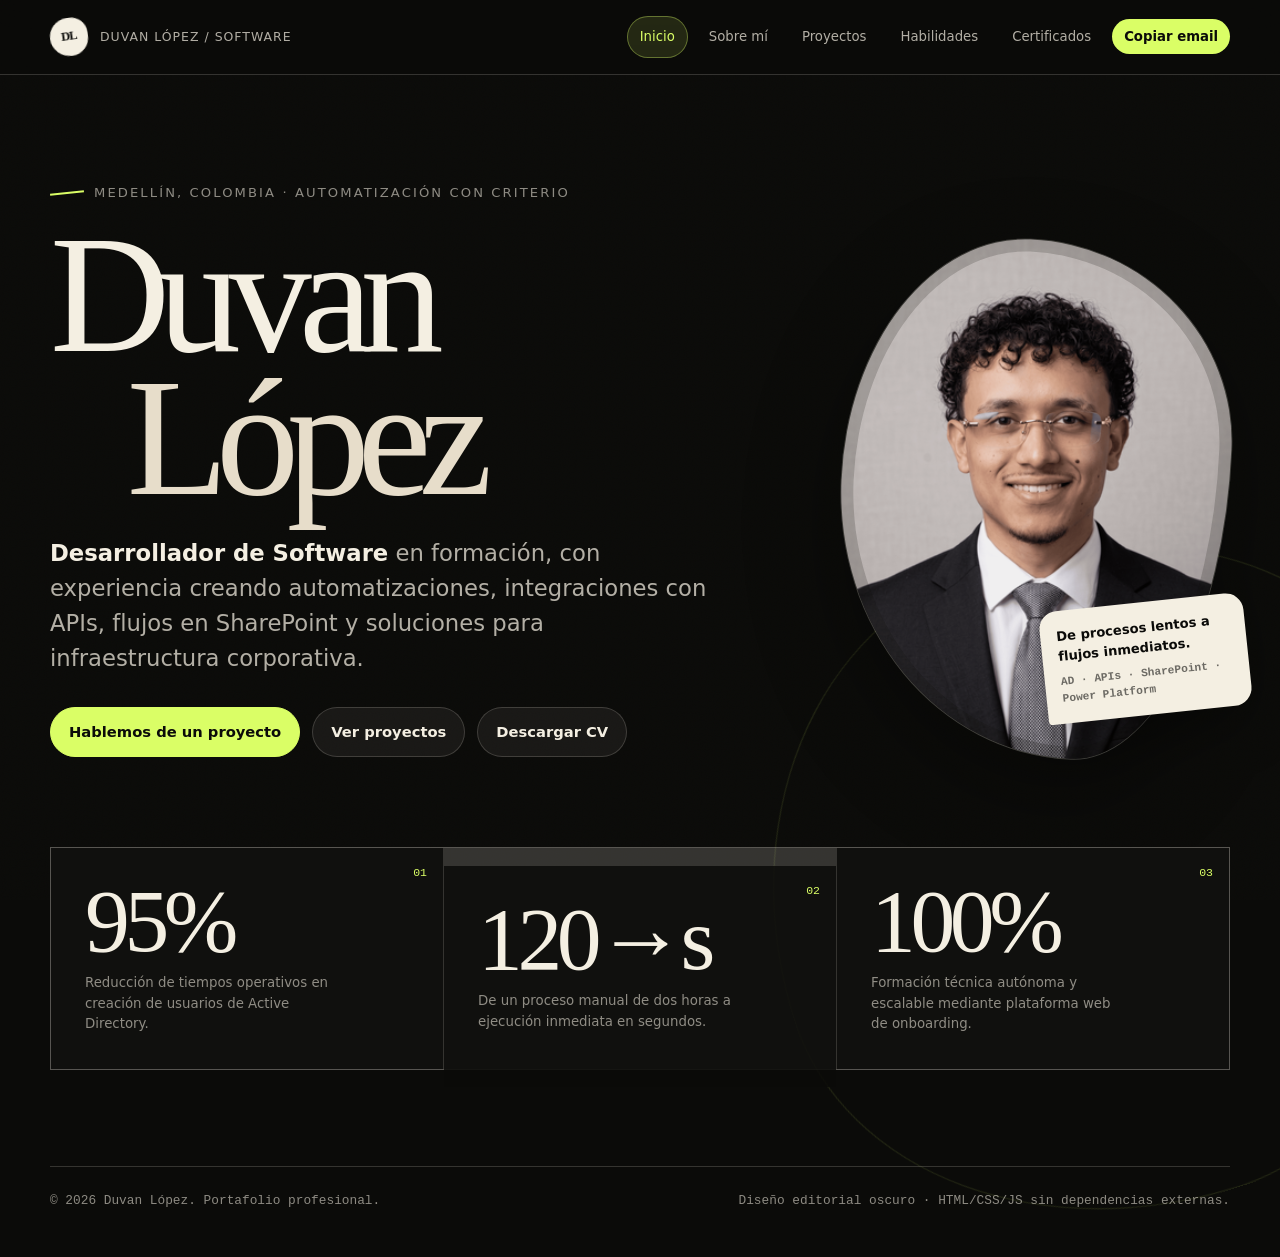
<file: index.html>
<!doctype html>
<html lang="es">
<head>
  <meta charset="utf-8" />
  <meta name="viewport" content="width=device-width, initial-scale=1" />
  <meta name="description" content="Inicio del portafolio profesional de Duvan López, desarrollador de software enfocado en automatización, APIs, SharePoint y soluciones corporativas." />
  <meta name="theme-color" content="#0b0b09" />
  <title>Duvan López — Inicio</title>
  <link rel="stylesheet" href="styles.css" />
</head>
<body data-page="inicio">
  <a class="skip-link" href="#contenido">Saltar al contenido</a>

  <header>
    <nav class="wrap nav" aria-label="Navegación principal">
      <a class="brand" href="./" aria-label="Volver al inicio">
        <span class="brand-mark" aria-hidden="true">DL</span>
        <span>Duvan López / Software</span>
      </a>
      <button class="menu-toggle" type="button" aria-label="Abrir navegación" aria-expanded="false" data-menu-toggle>
        <span aria-hidden="true"></span>
      </button>
      <div class="nav-links" aria-label="Secciones">
        <a href="./" data-page-link="inicio">Inicio</a>
        <a href="sobre-mi/" data-page-link="sobre-mi">Sobre mí</a>
        <a href="proyectos/" data-page-link="proyectos">Proyectos</a>
        <a href="habilidades/" data-page-link="habilidades">Habilidades</a>
        <a href="certificados/" data-page-link="certificados">Certificados</a>
        <button class="mini-btn" type="button" data-copy-email>Copiar email</button>
      </div>
    </nav>
  </header>

  <main id="contenido">
    <section class="hero wrap" id="inicio" aria-labelledby="hero-title">
          <div class="hero-grid">
            <div class="hero-copy reveal">
              <p class="eyebrow">Medellín, Colombia · Automatización con criterio</p>
              <h1 id="hero-title">Duvan <span class="surname">López</span></h1>
              <p class="role-line"><strong>Desarrollador de Software</strong> en formación, con experiencia creando automatizaciones, integraciones con APIs, flujos en SharePoint y soluciones para infraestructura corporativa.</p>
              <div class="hero-actions" aria-label="Acciones principales">
                <a class="button primary" href="mailto:rendonfredy31@gmail.com">Hablemos de un proyecto</a>
                <a class="button" href="proyectos/">Ver proyectos</a>
                <a class="button" href="DuvanLopezCV-ATS.pdf" download>Descargar CV</a>
              </div>
            </div>

            <aside class="portrait-card reveal" aria-label="Retrato profesional">
              <div class="portrait-frame">
                <img src="[data-uri]" alt="Retrato profesional de Duvan López" />
              </div>
              <div class="portrait-note">De procesos lentos a flujos inmediatos.<span>AD · APIs · SharePoint · Power Platform</span></div>
            </aside>
          </div>

          <div class="metrics reveal" aria-label="Métricas destacadas">
            <div class="metric">
              <em>01</em>
              <b>95%</b>
              <small>Reducción de tiempos operativos en creación de usuarios de Active Directory.</small>
            </div>
            <div class="metric">
              <em>02</em>
              <b>120→s</b>
              <small>De un proceso manual de dos horas a ejecución inmediata en segundos.</small>
            </div>
            <div class="metric">
              <em>03</em>
              <b>100%</b>
              <small>Formación técnica autónoma y escalable mediante plataforma web de onboarding.</small>
            </div>
          </div>
        </section>
  </main>

<footer class="wrap">
    <div class="footer-line">
      <span>© <span id="year"></span> Duvan López. Portafolio profesional.</span>
      <span>Diseño editorial oscuro · HTML/CSS/JS sin dependencias externas.</span>
    </div>
  </footer>

  <script src="script.js"></script>
</body>
</html>
</file>
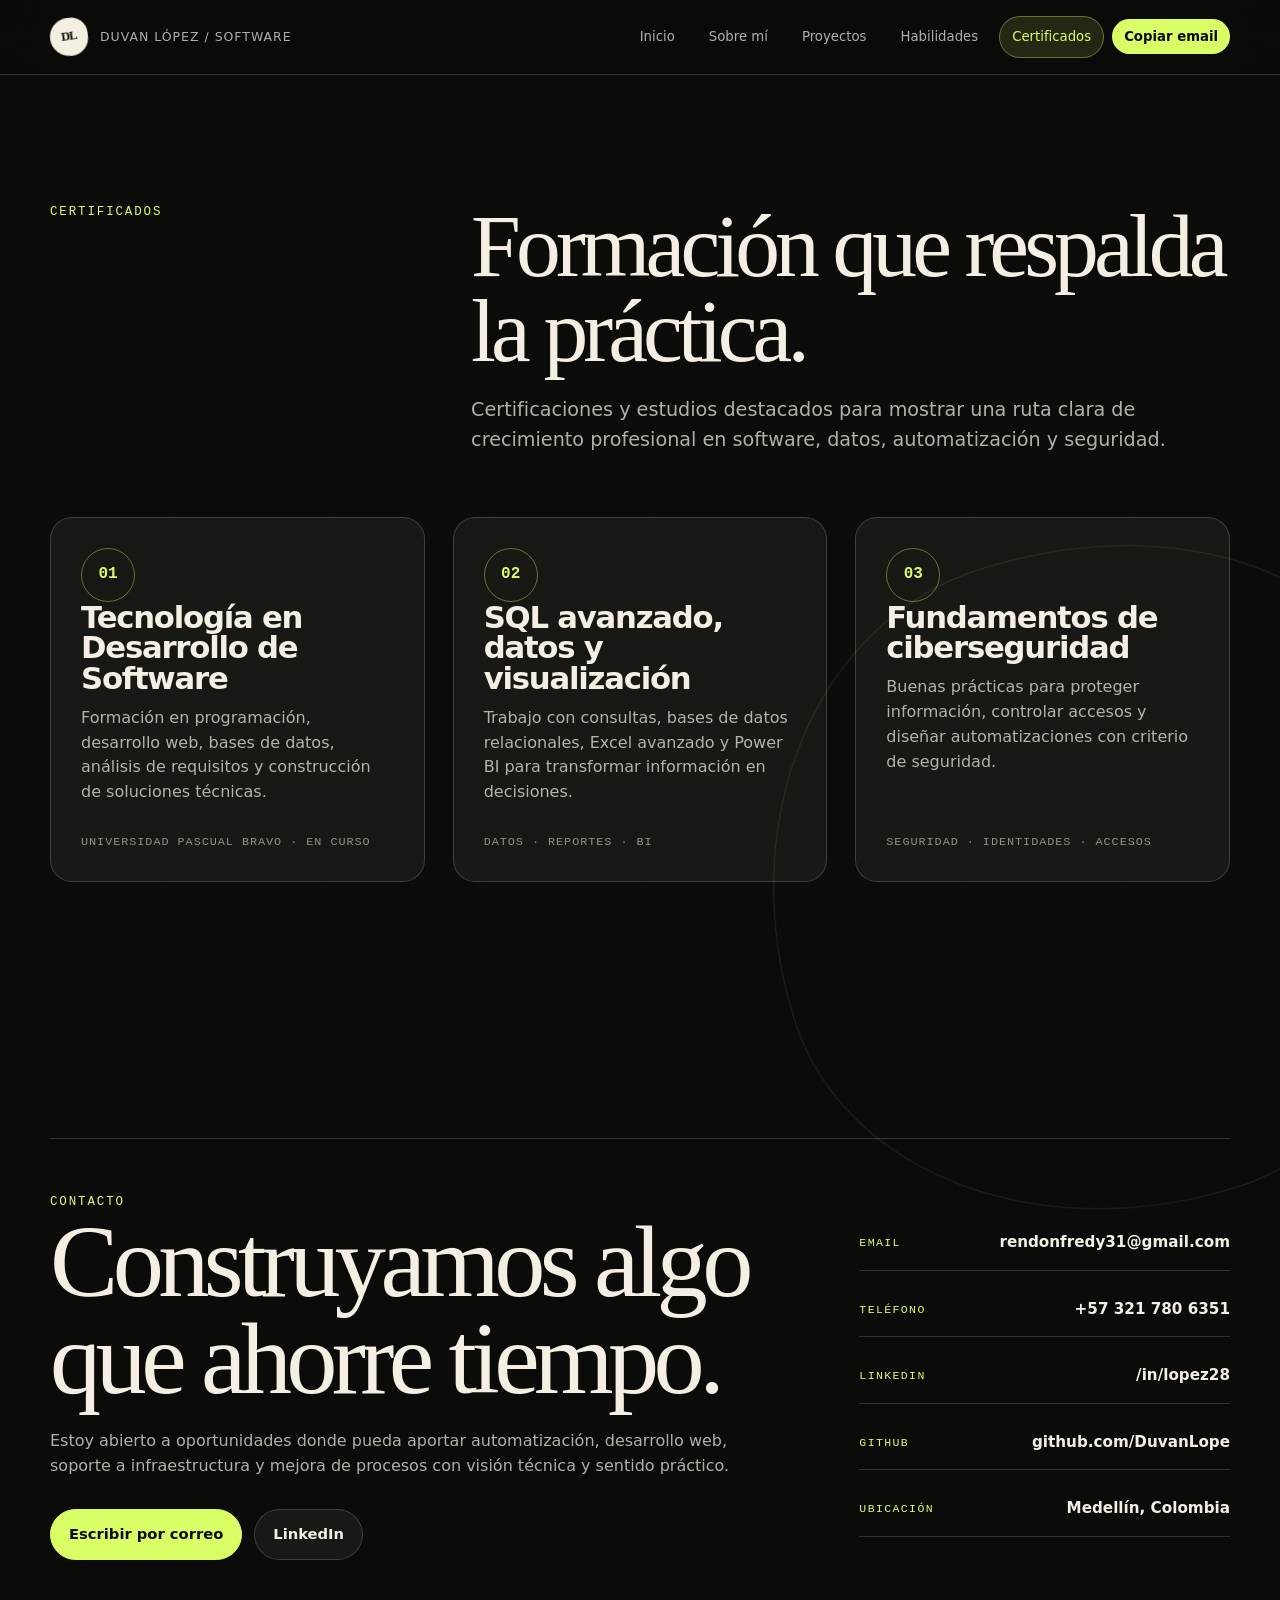
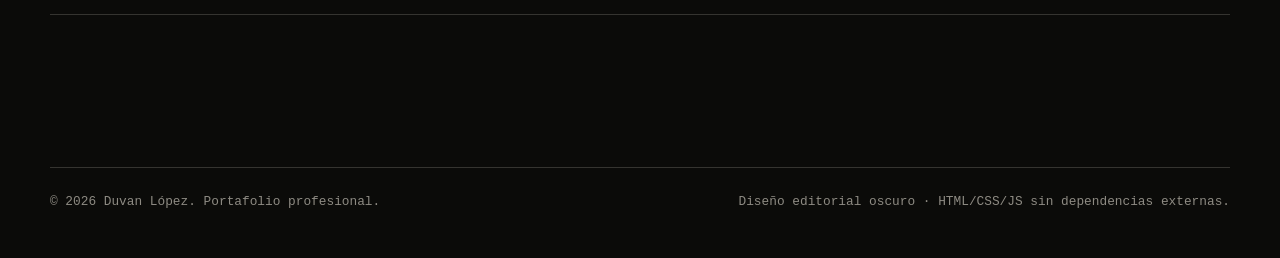
<file: certificados/index.html>
<!doctype html>
<html lang="es">
<head>
  <meta charset="utf-8" />
  <meta name="viewport" content="width=device-width, initial-scale=1" />
  <meta name="description" content="Certificados, estudios y formación destacada de Duvan López en desarrollo de software, datos y ciberseguridad." />
  <meta name="theme-color" content="#0b0b09" />
  <title>Certificados — Duvan López</title>
  <link rel="stylesheet" href="../styles.css" />
</head>
<body data-page="certificados">
  <a class="skip-link" href="#contenido">Saltar al contenido</a>

  <header>
    <nav class="wrap nav" aria-label="Navegación principal">
      <a class="brand" href="../" aria-label="Volver al inicio">
        <span class="brand-mark" aria-hidden="true">DL</span>
        <span>Duvan López / Software</span>
      </a>
      <button class="menu-toggle" type="button" aria-label="Abrir navegación" aria-expanded="false" data-menu-toggle>
        <span aria-hidden="true"></span>
      </button>
      <div class="nav-links" aria-label="Secciones">
        <a href="../" data-page-link="inicio">Inicio</a>
        <a href="../sobre-mi/" data-page-link="sobre-mi">Sobre mí</a>
        <a href="../proyectos/" data-page-link="proyectos">Proyectos</a>
        <a href="../habilidades/" data-page-link="habilidades">Habilidades</a>
        <a href="../certificados/" data-page-link="certificados">Certificados</a>
        <button class="mini-btn" type="button" data-copy-email>Copiar email</button>
      </div>
    </nav>
  </header>

  <main id="contenido">
    <section class="wrap" id="certificados" aria-labelledby="certificados-title">
          <div class="section-head reveal">
            <p class="section-kicker">Certificados</p>
            <div>
              <h2 id="certificados-title">Formación que respalda la práctica.</h2>
              <p class="lead">Certificaciones y estudios destacados para mostrar una ruta clara de crecimiento profesional en software, datos, automatización y seguridad.</p>
            </div>
          </div>
          <div class="cert-grid reveal">
            <article class="cert-card">
              <div>
                <div class="cert-badge">01</div>
                <h3>Tecnología en Desarrollo de Software</h3>
                <p>Formación en programación, desarrollo web, bases de datos, análisis de requisitos y construcción de soluciones técnicas.</p>
              </div>
              <small>Universidad Pascual Bravo · En curso</small>
            </article>
            <article class="cert-card">
              <div>
                <div class="cert-badge">02</div>
                <h3>SQL avanzado, datos y visualización</h3>
                <p>Trabajo con consultas, bases de datos relacionales, Excel avanzado y Power BI para transformar información en decisiones.</p>
              </div>
              <small>Datos · Reportes · BI</small>
            </article>
            <article class="cert-card">
              <div>
                <div class="cert-badge">03</div>
                <h3>Fundamentos de ciberseguridad</h3>
                <p>Buenas prácticas para proteger información, controlar accesos y diseñar automatizaciones con criterio de seguridad.</p>
              </div>
              <small>Seguridad · Identidades · Accesos</small>
            </article>
          </div>
        </section>

    <section class="wrap" id="contacto" aria-labelledby="contacto-title">
          <div class="contact-panel reveal">
            <div>
              <p class="section-kicker">Contacto</p>
              <h2 id="contacto-title">Construyamos algo que ahorre tiempo.</h2>
              <p class="contact-copy">Estoy abierto a oportunidades donde pueda aportar automatización, desarrollo web, soporte a infraestructura y mejora de procesos con visión técnica y sentido práctico.</p>
              <div class="hero-actions">
                <a class="button primary" href="mailto:rendonfredy31@gmail.com">Escribir por correo</a>
                <a class="button" href="https://www.linkedin.com/in/lopez28/" target="_blank" rel="noreferrer">LinkedIn</a>
              </div>
            </div>
            <div class="contact-list" aria-label="Datos de contacto">
              <div class="contact-item"><span>Email</span><a href="mailto:rendonfredy31@gmail.com">rendonfredy31@gmail.com</a></div>
              <div class="contact-item"><span>Teléfono</span><a href="tel:+573217806351">+57 321 780 6351</a></div>
              <div class="contact-item"><span>LinkedIn</span><a href="https://www.linkedin.com/in/lopez28/" target="_blank" rel="noreferrer">/in/lopez28</a></div>
              <div class="contact-item"><span>GitHub</span><a href="https://github.com/DuvanLope" target="_blank" rel="noreferrer">github.com/DuvanLope</a></div>
              <div class="contact-item"><span>Ubicación</span><a href="https://www.google.com/maps/search/Medell%C3%ADn%2C+Colombia" target="_blank" rel="noreferrer">Medellín, Colombia</a></div>
            </div>
          </div>
        </section>
  </main>

<footer class="wrap">
    <div class="footer-line">
      <span>© <span id="year"></span> Duvan López. Portafolio profesional.</span>
      <span>Diseño editorial oscuro · HTML/CSS/JS sin dependencias externas.</span>
    </div>
  </footer>

  <script src="../script.js"></script>
</body>
</html>
</file>
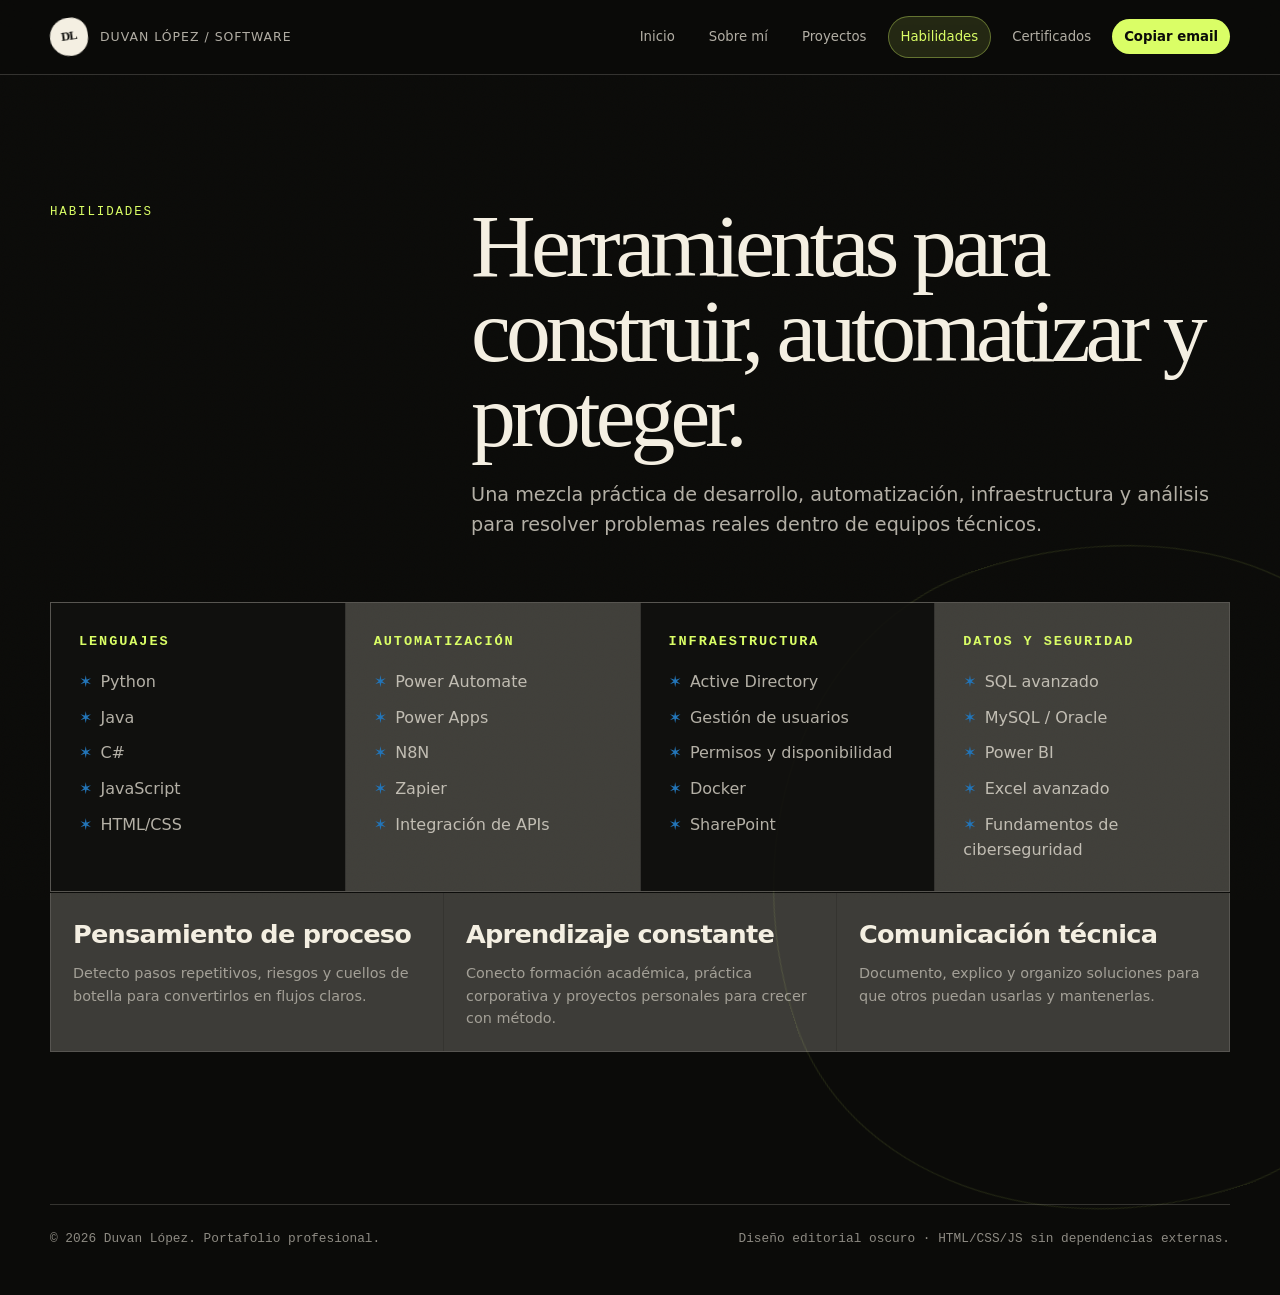
<file: habilidades/index.html>
<!doctype html>
<html lang="es">
<head>
  <meta charset="utf-8" />
  <meta name="viewport" content="width=device-width, initial-scale=1" />
  <meta name="description" content="Habilidades técnicas de Duvan López en programación, automatización, infraestructura, datos y ciberseguridad." />
  <meta name="theme-color" content="#0b0b09" />
  <title>Habilidades — Duvan López</title>
  <link rel="stylesheet" href="../styles.css" />
</head>
<body data-page="habilidades">
  <a class="skip-link" href="#contenido">Saltar al contenido</a>

  <header>
    <nav class="wrap nav" aria-label="Navegación principal">
      <a class="brand" href="../" aria-label="Volver al inicio">
        <span class="brand-mark" aria-hidden="true">DL</span>
        <span>Duvan López / Software</span>
      </a>
      <button class="menu-toggle" type="button" aria-label="Abrir navegación" aria-expanded="false" data-menu-toggle>
        <span aria-hidden="true"></span>
      </button>
      <div class="nav-links" aria-label="Secciones">
        <a href="../" data-page-link="inicio">Inicio</a>
        <a href="../sobre-mi/" data-page-link="sobre-mi">Sobre mí</a>
        <a href="../proyectos/" data-page-link="proyectos">Proyectos</a>
        <a href="../habilidades/" data-page-link="habilidades">Habilidades</a>
        <a href="../certificados/" data-page-link="certificados">Certificados</a>
        <button class="mini-btn" type="button" data-copy-email>Copiar email</button>
      </div>
    </nav>
  </header>

  <main id="contenido">
    <section class="wrap" id="habilidades" aria-labelledby="habilidades-title">
          <div class="section-head reveal">
            <p class="section-kicker">Habilidades</p>
            <div>
              <h2 id="habilidades-title">Herramientas para construir, automatizar y proteger.</h2>
              <p class="lead">Una mezcla práctica de desarrollo, automatización, infraestructura y análisis para resolver problemas reales dentro de equipos técnicos.</p>
            </div>
          </div>
          <div class="stack-board reveal">
            <article class="stack-card">
              <h3>Lenguajes</h3>
              <ul>
                <li>Python</li>
                <li>Java</li>
                <li>C#</li>
                <li>JavaScript</li>
                <li>HTML/CSS</li>
              </ul>
            </article>
            <article class="stack-card">
              <h3>Automatización</h3>
              <ul>
                <li>Power Automate</li>
                <li>Power Apps</li>
                <li>N8N</li>
                <li>Zapier</li>
                <li>Integración de APIs</li>
              </ul>
            </article>
            <article class="stack-card">
              <h3>Infraestructura</h3>
              <ul>
                <li>Active Directory</li>
                <li>Gestión de usuarios</li>
                <li>Permisos y disponibilidad</li>
                <li>Docker</li>
                <li>SharePoint</li>
              </ul>
            </article>
            <article class="stack-card">
              <h3>Datos y seguridad</h3>
              <ul>
                <li>SQL avanzado</li>
                <li>MySQL / Oracle</li>
                <li>Power BI</li>
                <li>Excel avanzado</li>
                <li>Fundamentos de ciberseguridad</li>
              </ul>
            </article>
          </div>
          <div class="skill-strip reveal" aria-label="Fortalezas profesionales">
            <div class="skill-pill">
              <b>Pensamiento de proceso</b>
              <span>Detecto pasos repetitivos, riesgos y cuellos de botella para convertirlos en flujos claros.</span>
            </div>
            <div class="skill-pill">
              <b>Aprendizaje constante</b>
              <span>Conecto formación académica, práctica corporativa y proyectos personales para crecer con método.</span>
            </div>
            <div class="skill-pill">
              <b>Comunicación técnica</b>
              <span>Documento, explico y organizo soluciones para que otros puedan usarlas y mantenerlas.</span>
            </div>
          </div>
        </section>
  </main>

<footer class="wrap">
    <div class="footer-line">
      <span>© <span id="year"></span> Duvan López. Portafolio profesional.</span>
      <span>Diseño editorial oscuro · HTML/CSS/JS sin dependencias externas.</span>
    </div>
  </footer>

  <script src="../script.js"></script>
</body>
</html>
</file>
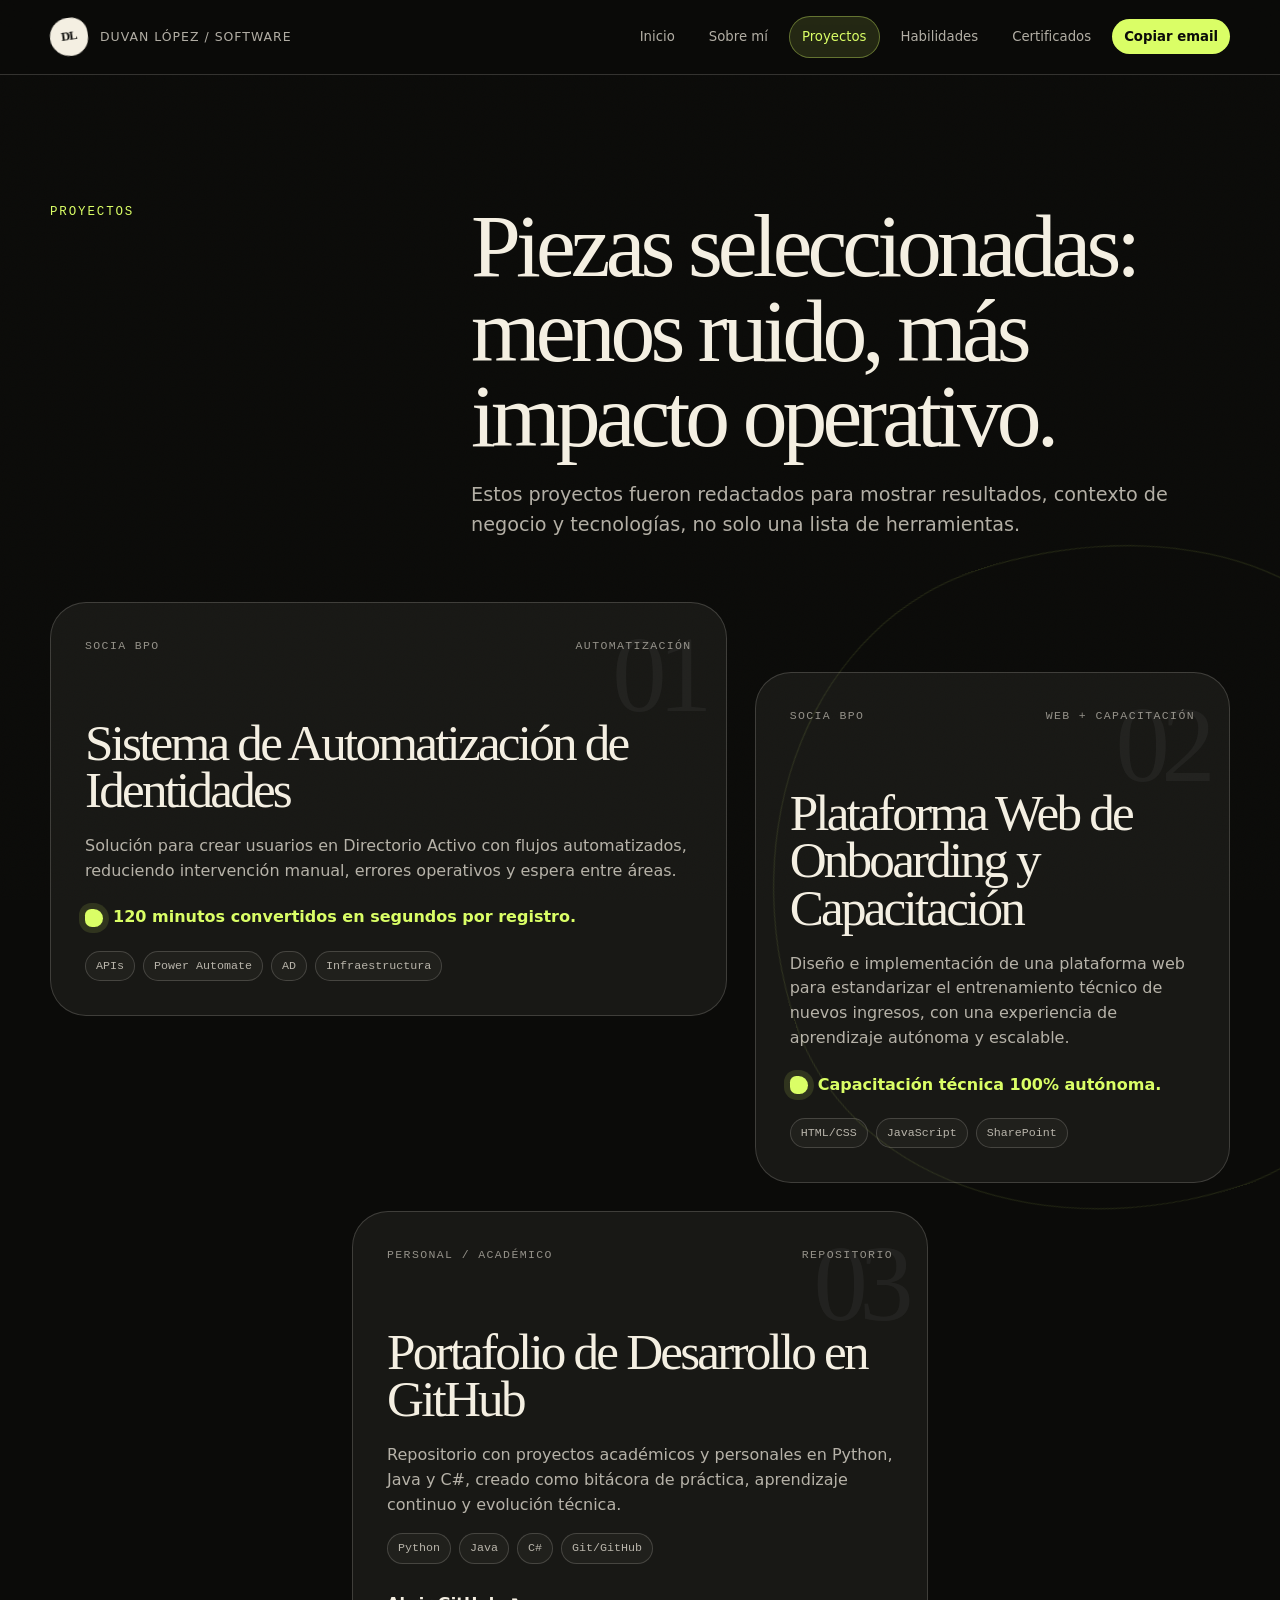
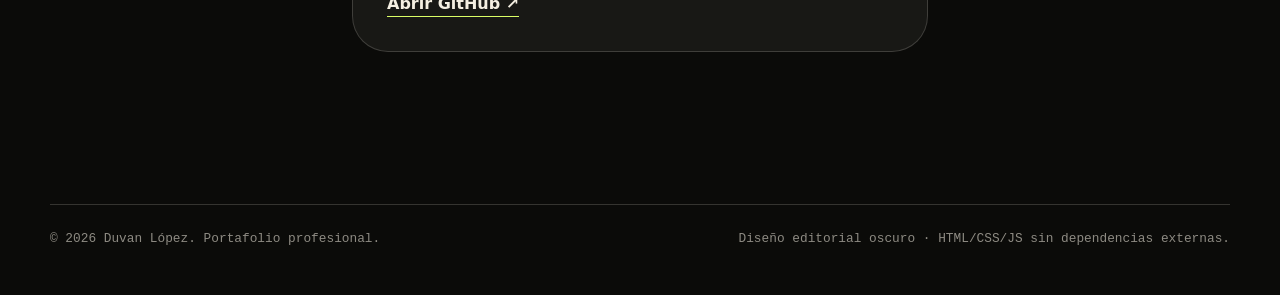
<file: proyectos/index.html>
<!doctype html>
<html lang="es">
<head>
  <meta charset="utf-8" />
  <meta name="viewport" content="width=device-width, initial-scale=1" />
  <meta name="description" content="Proyectos destacados de automatización, desarrollo web, onboarding, Active Directory, APIs y GitHub de Duvan López." />
  <meta name="theme-color" content="#0b0b09" />
  <title>Proyectos — Duvan López</title>
  <link rel="stylesheet" href="../styles.css" />
</head>
<body data-page="proyectos">
  <a class="skip-link" href="#contenido">Saltar al contenido</a>

  <header>
    <nav class="wrap nav" aria-label="Navegación principal">
      <a class="brand" href="../" aria-label="Volver al inicio">
        <span class="brand-mark" aria-hidden="true">DL</span>
        <span>Duvan López / Software</span>
      </a>
      <button class="menu-toggle" type="button" aria-label="Abrir navegación" aria-expanded="false" data-menu-toggle>
        <span aria-hidden="true"></span>
      </button>
      <div class="nav-links" aria-label="Secciones">
        <a href="../" data-page-link="inicio">Inicio</a>
        <a href="../sobre-mi/" data-page-link="sobre-mi">Sobre mí</a>
        <a href="../proyectos/" data-page-link="proyectos">Proyectos</a>
        <a href="../habilidades/" data-page-link="habilidades">Habilidades</a>
        <a href="../certificados/" data-page-link="certificados">Certificados</a>
        <button class="mini-btn" type="button" data-copy-email>Copiar email</button>
      </div>
    </nav>
  </header>

  <main id="contenido">
    <section class="wrap" id="proyectos" aria-labelledby="proyectos-title">
          <div class="section-head reveal">
            <p class="section-kicker">Proyectos</p>
            <div>
              <h2 id="proyectos-title">Piezas seleccionadas: menos ruido, más impacto operativo.</h2>
              <p class="lead">Estos proyectos fueron redactados para mostrar resultados, contexto de negocio y tecnologías, no solo una lista de herramientas.</p>
            </div>
          </div>
          <div class="projects">
            <article class="project-card reveal" data-index="01">
              <div>
                <div class="project-meta"><span>SOCIA BPO</span><span>Automatización</span></div>
                <h3>Sistema de Automatización de Identidades</h3>
                <p>Solución para crear usuarios en Directorio Activo con flujos automatizados, reduciendo intervención manual, errores operativos y espera entre áreas.</p>
                <div class="result">120 minutos convertidos en segundos por registro.</div>
                <div class="tag-row"><span class="tag">APIs</span><span class="tag">Power Automate</span><span class="tag">AD</span><span class="tag">Infraestructura</span></div>
              </div>
            </article>

            <article class="project-card reveal" data-index="02">
              <div>
                <div class="project-meta"><span>SOCIA BPO</span><span>Web + Capacitación</span></div>
                <h3>Plataforma Web de Onboarding y Capacitación</h3>
                <p>Diseño e implementación de una plataforma web para estandarizar el entrenamiento técnico de nuevos ingresos, con una experiencia de aprendizaje autónoma y escalable.</p>
                <div class="result">Capacitación técnica 100% autónoma.</div>
                <div class="tag-row"><span class="tag">HTML/CSS</span><span class="tag">JavaScript</span><span class="tag">SharePoint</span></div>
              </div>
            </article>

            <article class="project-card reveal" data-index="03">
              <div>
                <div class="project-meta"><span>Personal / Académico</span><span>Repositorio</span></div>
                <h3>Portafolio de Desarrollo en GitHub</h3>
                <p>Repositorio con proyectos académicos y personales en Python, Java y C#, creado como bitácora de práctica, aprendizaje continuo y evolución técnica.</p>
                <div class="tag-row"><span class="tag">Python</span><span class="tag">Java</span><span class="tag">C#</span><span class="tag">Git/GitHub</span></div>
              </div>
              <a class="project-link" href="https://github.com/DuvanLope" target="_blank" rel="noreferrer">Abrir GitHub ↗</a>
            </article>
          </div>
        </section>
  </main>

<footer class="wrap">
    <div class="footer-line">
      <span>© <span id="year"></span> Duvan López. Portafolio profesional.</span>
      <span>Diseño editorial oscuro · HTML/CSS/JS sin dependencias externas.</span>
    </div>
  </footer>

  <script src="../script.js"></script>
</body>
</html>
</file>
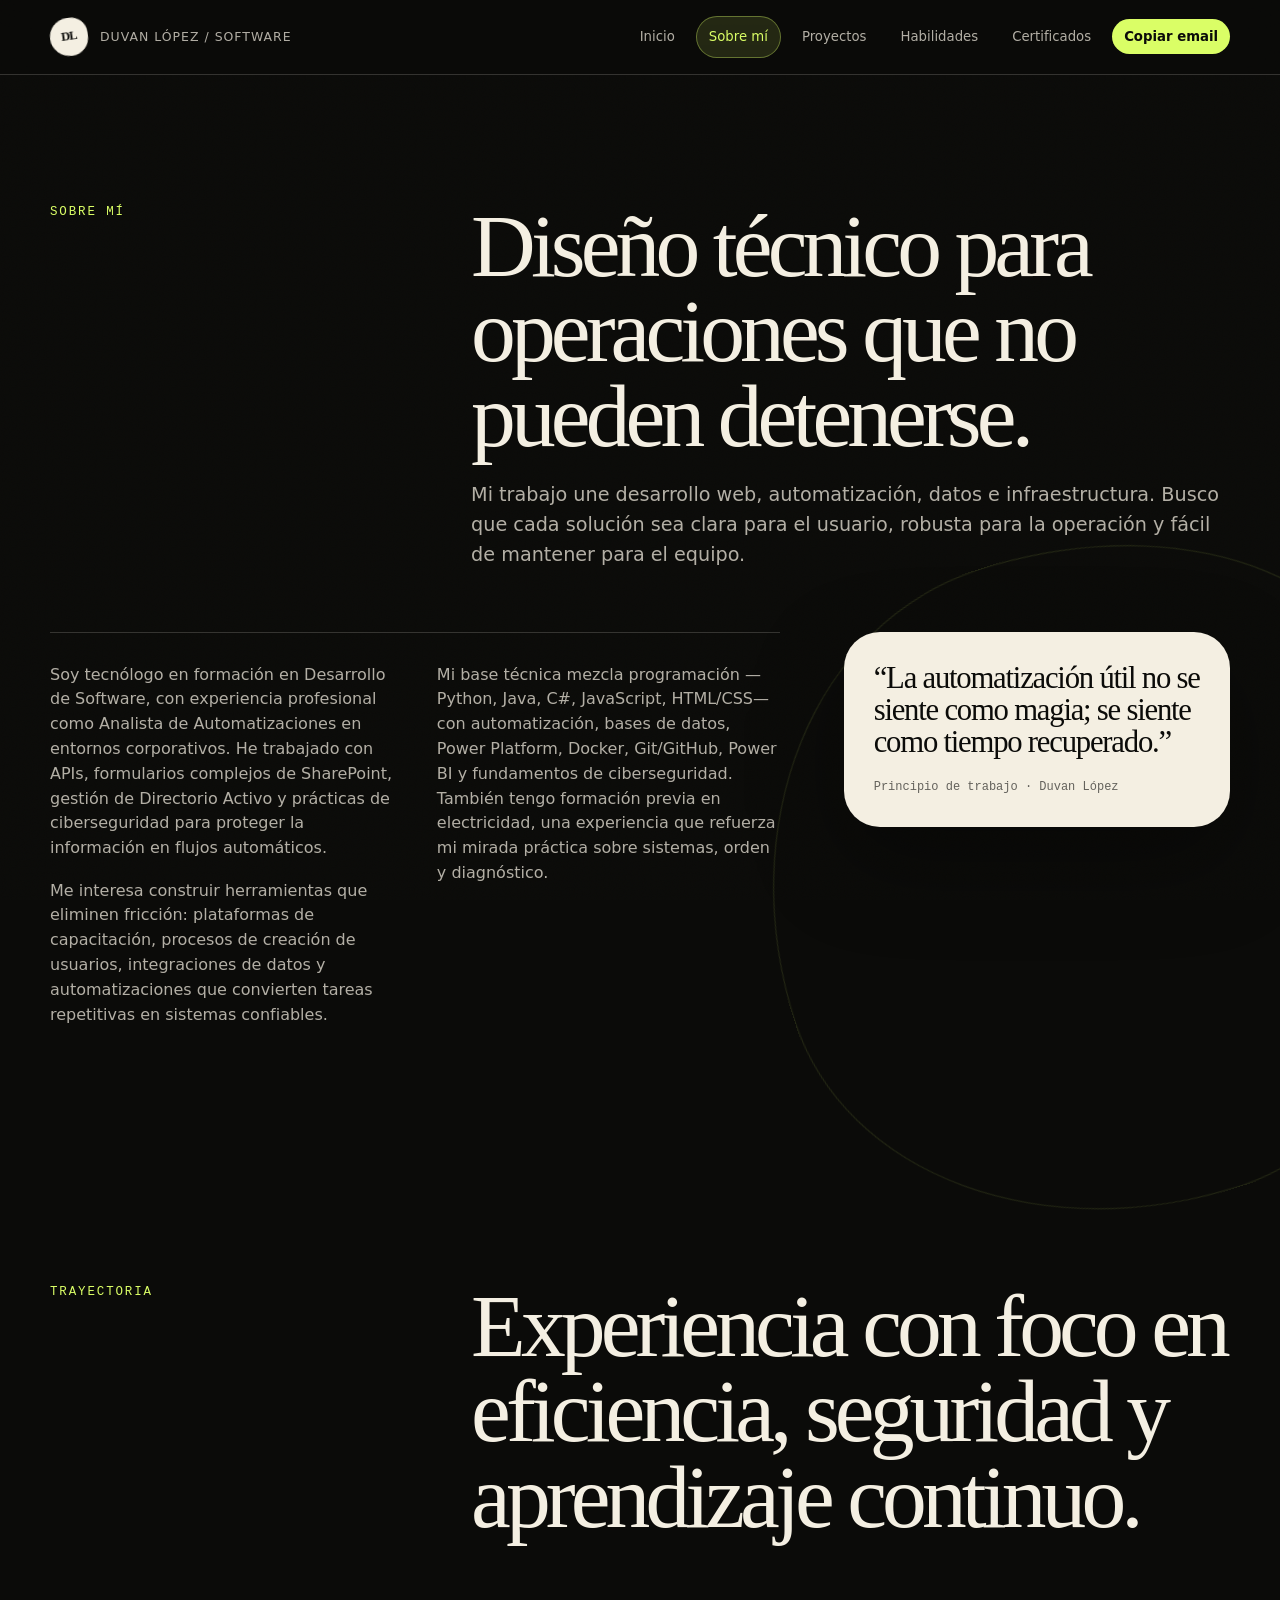
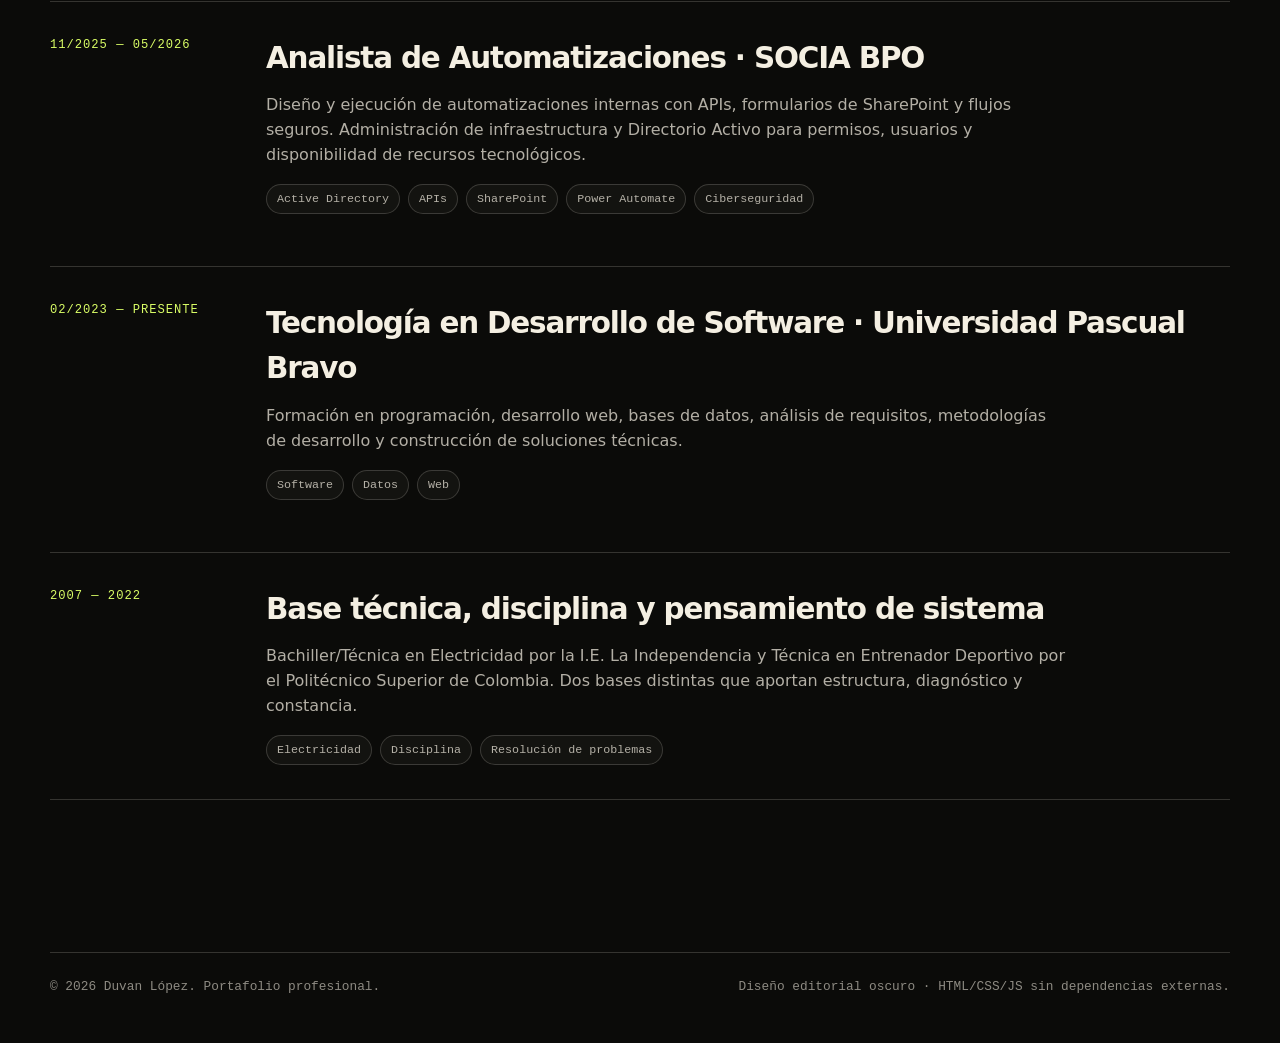
<file: sobre-mi/index.html>
<!doctype html>
<html lang="es">
<head>
  <meta charset="utf-8" />
  <meta name="viewport" content="width=device-width, initial-scale=1" />
  <meta name="description" content="Perfil, trayectoria y formación de Duvan López como desarrollador de software y analista de automatizaciones." />
  <meta name="theme-color" content="#0b0b09" />
  <title>Sobre mí — Duvan López</title>
  <link rel="stylesheet" href="../styles.css" />
</head>
<body data-page="sobre-mi">
  <a class="skip-link" href="#contenido">Saltar al contenido</a>

  <header>
    <nav class="wrap nav" aria-label="Navegación principal">
      <a class="brand" href="../" aria-label="Volver al inicio">
        <span class="brand-mark" aria-hidden="true">DL</span>
        <span>Duvan López / Software</span>
      </a>
      <button class="menu-toggle" type="button" aria-label="Abrir navegación" aria-expanded="false" data-menu-toggle>
        <span aria-hidden="true"></span>
      </button>
      <div class="nav-links" aria-label="Secciones">
        <a href="../" data-page-link="inicio">Inicio</a>
        <a href="../sobre-mi/" data-page-link="sobre-mi">Sobre mí</a>
        <a href="../proyectos/" data-page-link="proyectos">Proyectos</a>
        <a href="../habilidades/" data-page-link="habilidades">Habilidades</a>
        <a href="../certificados/" data-page-link="certificados">Certificados</a>
        <button class="mini-btn" type="button" data-copy-email>Copiar email</button>
      </div>
    </nav>
  </header>

  <main id="contenido">
    <section class="wrap" id="sobre-mi" aria-labelledby="sobre-mi-title">
          <div class="section-head reveal">
            <p class="section-kicker">Sobre mí</p>
            <div>
              <h2 id="sobre-mi-title">Diseño técnico para operaciones que no pueden detenerse.</h2>
              <p class="lead">Mi trabajo une desarrollo web, automatización, datos e infraestructura. Busco que cada solución sea clara para el usuario, robusta para la operación y fácil de mantener para el equipo.</p>
            </div>
          </div>
          <div class="about-grid">
            <div class="essay reveal">
              <p>Soy tecnólogo en formación en Desarrollo de Software, con experiencia profesional como Analista de Automatizaciones en entornos corporativos. He trabajado con APIs, formularios complejos de SharePoint, gestión de Directorio Activo y prácticas de ciberseguridad para proteger la información en flujos automáticos.</p>
              <p>Me interesa construir herramientas que eliminen fricción: plataformas de capacitación, procesos de creación de usuarios, integraciones de datos y automatizaciones que convierten tareas repetitivas en sistemas confiables.</p>
              <p>Mi base técnica mezcla programación —Python, Java, C#, JavaScript, HTML/CSS— con automatización, bases de datos, Power Platform, Docker, Git/GitHub, Power BI y fundamentos de ciberseguridad. También tengo formación previa en electricidad, una experiencia que refuerza mi mirada práctica sobre sistemas, orden y diagnóstico.</p>
            </div>
            <aside class="quote-card reveal">
              <p>“La automatización útil no se siente como magia; se siente como tiempo recuperado.”</p>
              <small>Principio de trabajo · Duvan López</small>
            </aside>
          </div>
        </section>

    <section class="wrap" id="trayectoria" aria-labelledby="trayectoria-title">
          <div class="section-head reveal">
            <p class="section-kicker">Trayectoria</p>
            <div>
              <h2 id="trayectoria-title">Experiencia con foco en eficiencia, seguridad y aprendizaje continuo.</h2>
            </div>
          </div>
          <div class="timeline reveal">
            <article class="time-item">
              <div class="time-date">11/2025 — 05/2026</div>
              <div class="time-body">
                <h3>Analista de Automatizaciones · SOCIA BPO</h3>
                <p>Diseño y ejecución de automatizaciones internas con APIs, formularios de SharePoint y flujos seguros. Administración de infraestructura y Directorio Activo para permisos, usuarios y disponibilidad de recursos tecnológicos.</p>
                <div class="tag-row" aria-label="Tecnologías asociadas">
                  <span class="tag">Active Directory</span>
                  <span class="tag">APIs</span>
                  <span class="tag">SharePoint</span>
                  <span class="tag">Power Automate</span>
                  <span class="tag">Ciberseguridad</span>
                </div>
              </div>
            </article>
            <article class="time-item">
              <div class="time-date">02/2023 — Presente</div>
              <div class="time-body">
                <h3>Tecnología en Desarrollo de Software · Universidad Pascual Bravo</h3>
                <p>Formación en programación, desarrollo web, bases de datos, análisis de requisitos, metodologías de desarrollo y construcción de soluciones técnicas.</p>
                <div class="tag-row"><span class="tag">Software</span><span class="tag">Datos</span><span class="tag">Web</span></div>
              </div>
            </article>
            <article class="time-item">
              <div class="time-date">2007 — 2022</div>
              <div class="time-body">
                <h3>Base técnica, disciplina y pensamiento de sistema</h3>
                <p>Bachiller/Técnica en Electricidad por la I.E. La Independencia y Técnica en Entrenador Deportivo por el Politécnico Superior de Colombia. Dos bases distintas que aportan estructura, diagnóstico y constancia.</p>
                <div class="tag-row"><span class="tag">Electricidad</span><span class="tag">Disciplina</span><span class="tag">Resolución de problemas</span></div>
              </div>
            </article>
          </div>
        </section>
  </main>

<footer class="wrap">
    <div class="footer-line">
      <span>© <span id="year"></span> Duvan López. Portafolio profesional.</span>
      <span>Diseño editorial oscuro · HTML/CSS/JS sin dependencias externas.</span>
    </div>
  </footer>

  <script src="../script.js"></script>
</body>
</html>
</file>
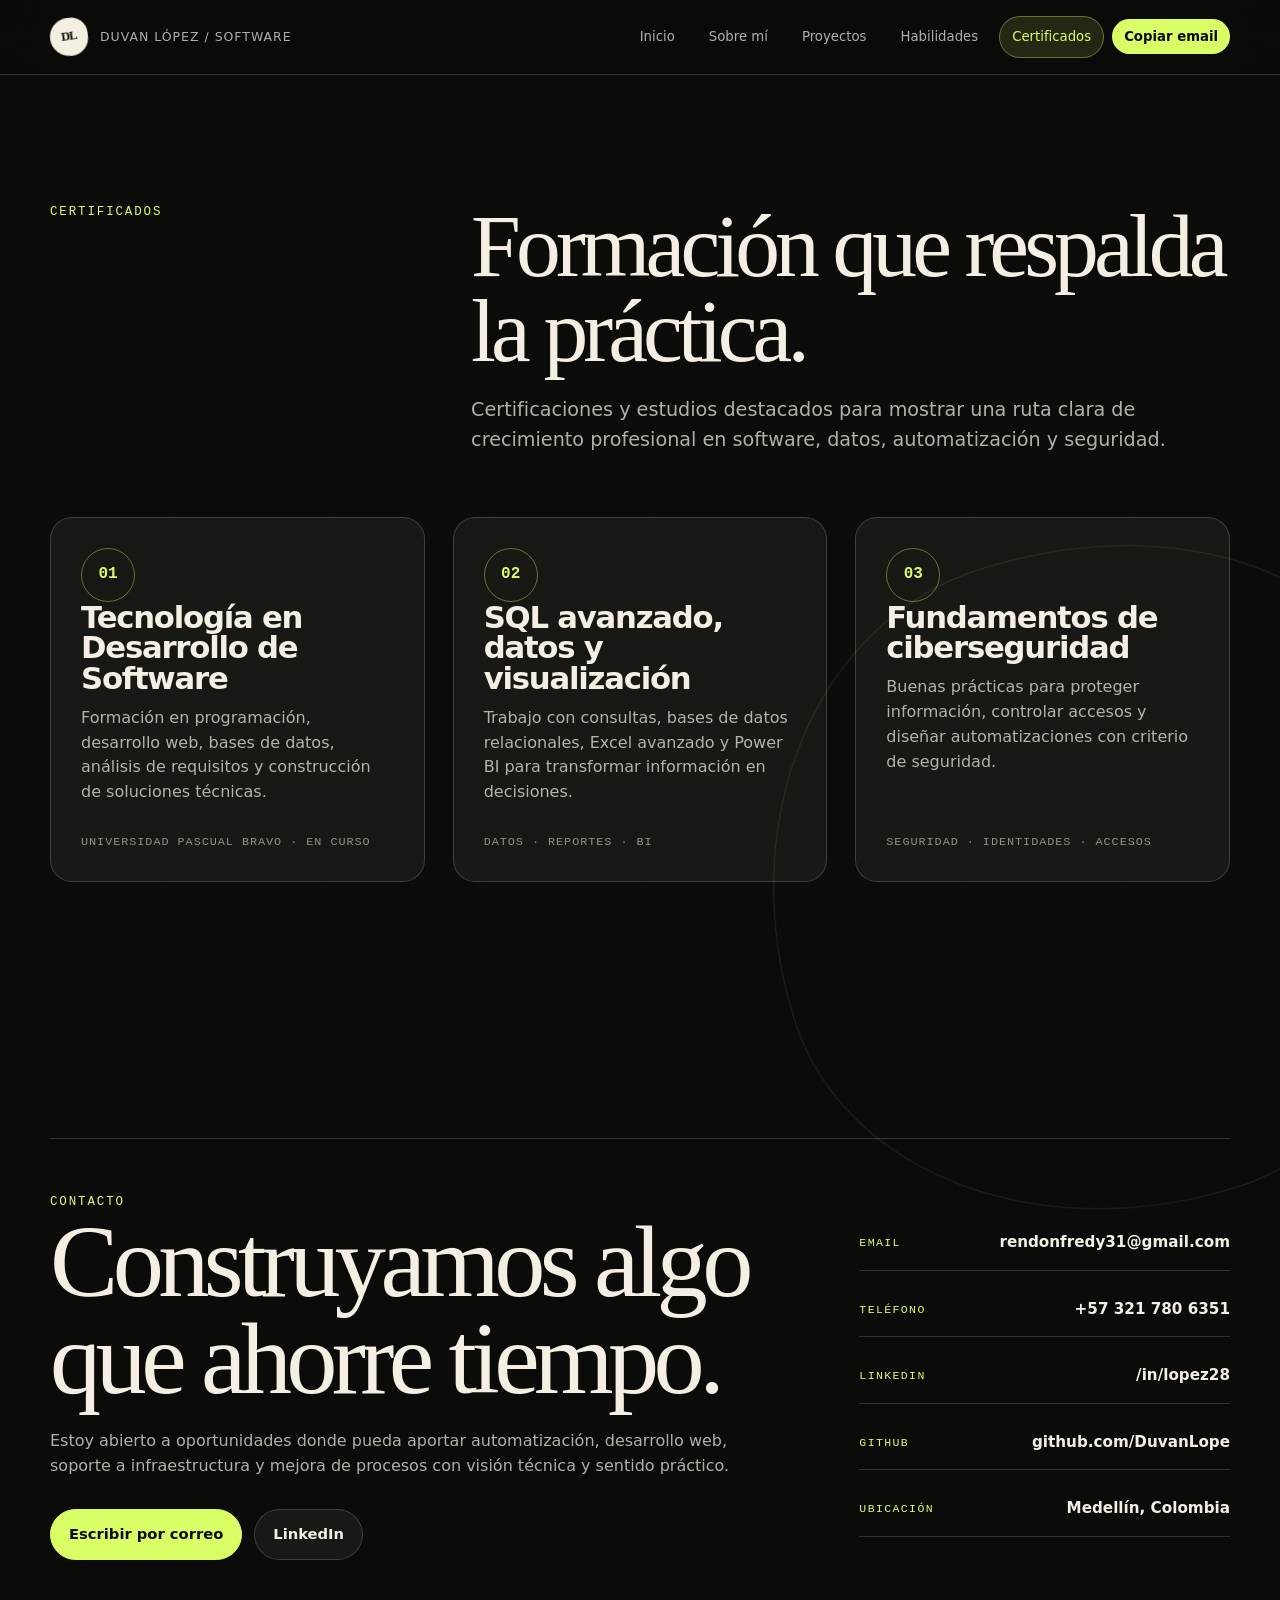
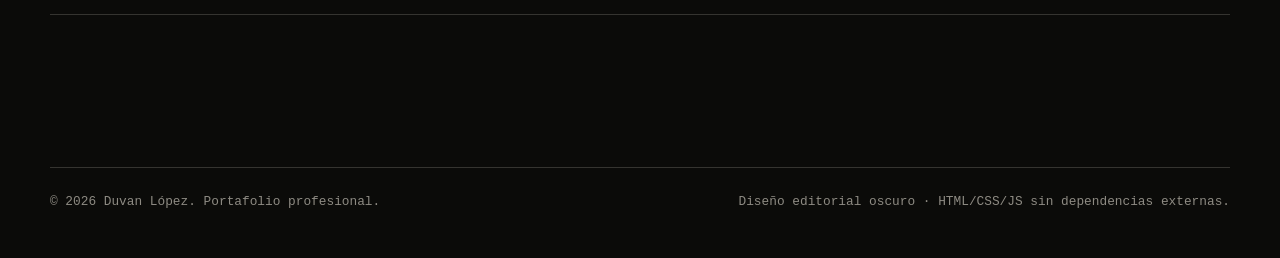
<file: certificados.html>
<!doctype html>
<html lang="es">
<head>
  <meta charset="utf-8" />
  <meta name="viewport" content="width=device-width, initial-scale=1" />
  <meta name="description" content="Certificados, estudios y formación destacada de Duvan López en desarrollo de software, datos y ciberseguridad." />
  <meta name="theme-color" content="#0b0b09" />
  <title>Certificados — Duvan López</title>
  <link rel="stylesheet" href="styles.css" />
</head>
<body data-page="certificados">
  <a class="skip-link" href="#contenido">Saltar al contenido</a>

  <header>
    <nav class="wrap nav" aria-label="Navegación principal">
      <a class="brand" href="index.html" aria-label="Volver al inicio">
        <span class="brand-mark" aria-hidden="true">DL</span>
        <span>Duvan López / Software</span>
      </a>
      <button class="menu-toggle" type="button" aria-label="Abrir navegación" aria-expanded="false" data-menu-toggle>
        <span aria-hidden="true"></span>
      </button>
      <div class="nav-links" aria-label="Secciones">
        <a href="index.html" data-page-link="inicio">Inicio</a>
        <a href="sobre-mi.html" data-page-link="sobre-mi">Sobre mí</a>
        <a href="proyectos.html" data-page-link="proyectos">Proyectos</a>
        <a href="habilidades.html" data-page-link="habilidades">Habilidades</a>
        <a href="certificados.html" data-page-link="certificados">Certificados</a>
        <button class="mini-btn" type="button" data-copy-email>Copiar email</button>
      </div>
    </nav>
  </header>

  <main id="contenido">
    <section class="wrap" id="certificados" aria-labelledby="certificados-title">
          <div class="section-head reveal">
            <p class="section-kicker">Certificados</p>
            <div>
              <h2 id="certificados-title">Formación que respalda la práctica.</h2>
              <p class="lead">Certificaciones y estudios destacados para mostrar una ruta clara de crecimiento profesional en software, datos, automatización y seguridad.</p>
            </div>
          </div>
          <div class="cert-grid reveal">
            <article class="cert-card">
              <div>
                <div class="cert-badge">01</div>
                <h3>Tecnología en Desarrollo de Software</h3>
                <p>Formación en programación, desarrollo web, bases de datos, análisis de requisitos y construcción de soluciones técnicas.</p>
              </div>
              <small>Universidad Pascual Bravo · En curso</small>
            </article>
            <article class="cert-card">
              <div>
                <div class="cert-badge">02</div>
                <h3>SQL avanzado, datos y visualización</h3>
                <p>Trabajo con consultas, bases de datos relacionales, Excel avanzado y Power BI para transformar información en decisiones.</p>
              </div>
              <small>Datos · Reportes · BI</small>
            </article>
            <article class="cert-card">
              <div>
                <div class="cert-badge">03</div>
                <h3>Fundamentos de ciberseguridad</h3>
                <p>Buenas prácticas para proteger información, controlar accesos y diseñar automatizaciones con criterio de seguridad.</p>
              </div>
              <small>Seguridad · Identidades · Accesos</small>
            </article>
          </div>
        </section>

    <section class="wrap" id="contacto" aria-labelledby="contacto-title">
          <div class="contact-panel reveal">
            <div>
              <p class="section-kicker">Contacto</p>
              <h2 id="contacto-title">Construyamos algo que ahorre tiempo.</h2>
              <p class="contact-copy">Estoy abierto a oportunidades donde pueda aportar automatización, desarrollo web, soporte a infraestructura y mejora de procesos con visión técnica y sentido práctico.</p>
              <div class="hero-actions">
                <a class="button primary" href="mailto:rendonfredy31@gmail.com">Escribir por correo</a>
                <a class="button" href="https://www.linkedin.com/in/lopez28/" target="_blank" rel="noreferrer">LinkedIn</a>
              </div>
            </div>
            <div class="contact-list" aria-label="Datos de contacto">
              <div class="contact-item"><span>Email</span><a href="mailto:rendonfredy31@gmail.com">rendonfredy31@gmail.com</a></div>
              <div class="contact-item"><span>Teléfono</span><a href="tel:+573217806351">+57 321 780 6351</a></div>
              <div class="contact-item"><span>LinkedIn</span><a href="https://www.linkedin.com/in/lopez28/" target="_blank" rel="noreferrer">/in/lopez28</a></div>
              <div class="contact-item"><span>GitHub</span><a href="https://github.com/DuvanLope" target="_blank" rel="noreferrer">github.com/DuvanLope</a></div>
              <div class="contact-item"><span>Ubicación</span><a href="https://www.google.com/maps/search/Medell%C3%ADn%2C+Colombia" target="_blank" rel="noreferrer">Medellín, Colombia</a></div>
            </div>
          </div>
        </section>
  </main>

<footer class="wrap">
    <div class="footer-line">
      <span>© <span id="year"></span> Duvan López. Portafolio profesional.</span>
      <span>Diseño editorial oscuro · HTML/CSS/JS sin dependencias externas.</span>
    </div>
  </footer>

  <script src="script.js"></script>
</body>
</html>
</file>
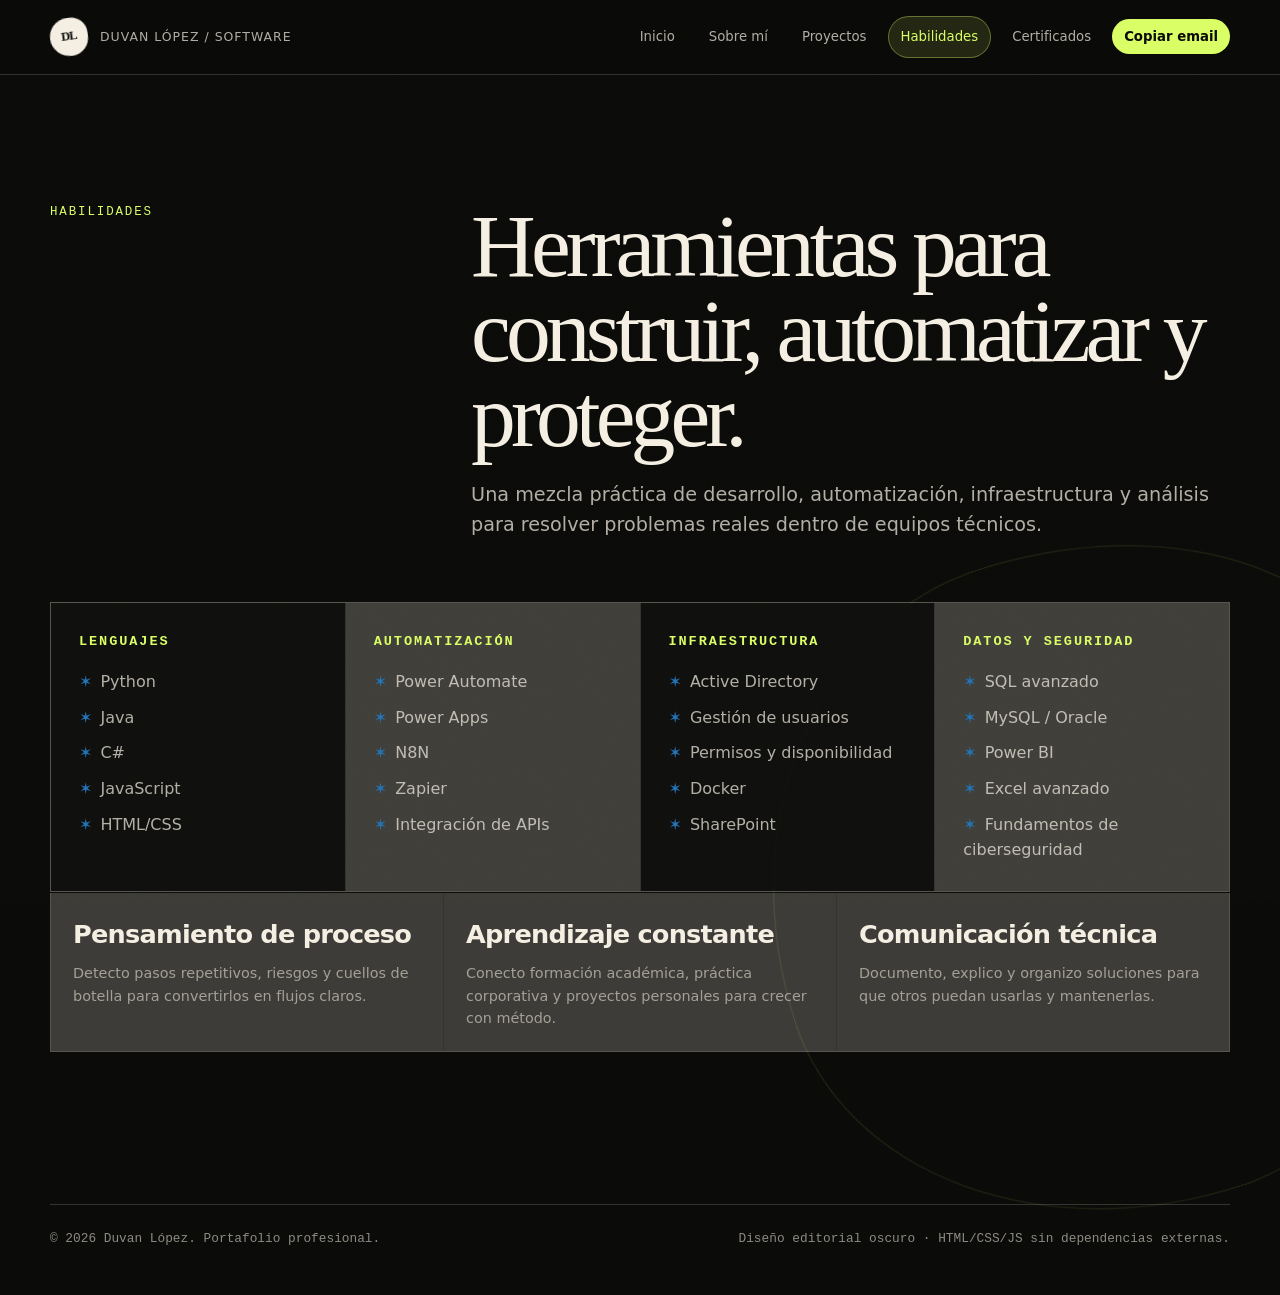
<file: habilidades.html>
<!doctype html>
<html lang="es">
<head>
  <meta charset="utf-8" />
  <meta name="viewport" content="width=device-width, initial-scale=1" />
  <meta name="description" content="Habilidades técnicas de Duvan López en programación, automatización, infraestructura, datos y ciberseguridad." />
  <meta name="theme-color" content="#0b0b09" />
  <title>Habilidades — Duvan López</title>
  <link rel="stylesheet" href="styles.css" />
</head>
<body data-page="habilidades">
  <a class="skip-link" href="#contenido">Saltar al contenido</a>

  <header>
    <nav class="wrap nav" aria-label="Navegación principal">
      <a class="brand" href="index.html" aria-label="Volver al inicio">
        <span class="brand-mark" aria-hidden="true">DL</span>
        <span>Duvan López / Software</span>
      </a>
      <button class="menu-toggle" type="button" aria-label="Abrir navegación" aria-expanded="false" data-menu-toggle>
        <span aria-hidden="true"></span>
      </button>
      <div class="nav-links" aria-label="Secciones">
        <a href="index.html" data-page-link="inicio">Inicio</a>
        <a href="sobre-mi.html" data-page-link="sobre-mi">Sobre mí</a>
        <a href="proyectos.html" data-page-link="proyectos">Proyectos</a>
        <a href="habilidades.html" data-page-link="habilidades">Habilidades</a>
        <a href="certificados.html" data-page-link="certificados">Certificados</a>
        <button class="mini-btn" type="button" data-copy-email>Copiar email</button>
      </div>
    </nav>
  </header>

  <main id="contenido">
    <section class="wrap" id="habilidades" aria-labelledby="habilidades-title">
          <div class="section-head reveal">
            <p class="section-kicker">Habilidades</p>
            <div>
              <h2 id="habilidades-title">Herramientas para construir, automatizar y proteger.</h2>
              <p class="lead">Una mezcla práctica de desarrollo, automatización, infraestructura y análisis para resolver problemas reales dentro de equipos técnicos.</p>
            </div>
          </div>
          <div class="stack-board reveal">
            <article class="stack-card">
              <h3>Lenguajes</h3>
              <ul>
                <li>Python</li>
                <li>Java</li>
                <li>C#</li>
                <li>JavaScript</li>
                <li>HTML/CSS</li>
              </ul>
            </article>
            <article class="stack-card">
              <h3>Automatización</h3>
              <ul>
                <li>Power Automate</li>
                <li>Power Apps</li>
                <li>N8N</li>
                <li>Zapier</li>
                <li>Integración de APIs</li>
              </ul>
            </article>
            <article class="stack-card">
              <h3>Infraestructura</h3>
              <ul>
                <li>Active Directory</li>
                <li>Gestión de usuarios</li>
                <li>Permisos y disponibilidad</li>
                <li>Docker</li>
                <li>SharePoint</li>
              </ul>
            </article>
            <article class="stack-card">
              <h3>Datos y seguridad</h3>
              <ul>
                <li>SQL avanzado</li>
                <li>MySQL / Oracle</li>
                <li>Power BI</li>
                <li>Excel avanzado</li>
                <li>Fundamentos de ciberseguridad</li>
              </ul>
            </article>
          </div>
          <div class="skill-strip reveal" aria-label="Fortalezas profesionales">
            <div class="skill-pill">
              <b>Pensamiento de proceso</b>
              <span>Detecto pasos repetitivos, riesgos y cuellos de botella para convertirlos en flujos claros.</span>
            </div>
            <div class="skill-pill">
              <b>Aprendizaje constante</b>
              <span>Conecto formación académica, práctica corporativa y proyectos personales para crecer con método.</span>
            </div>
            <div class="skill-pill">
              <b>Comunicación técnica</b>
              <span>Documento, explico y organizo soluciones para que otros puedan usarlas y mantenerlas.</span>
            </div>
          </div>
        </section>
  </main>

<footer class="wrap">
    <div class="footer-line">
      <span>© <span id="year"></span> Duvan López. Portafolio profesional.</span>
      <span>Diseño editorial oscuro · HTML/CSS/JS sin dependencias externas.</span>
    </div>
  </footer>

  <script src="script.js"></script>
</body>
</html>
</file>
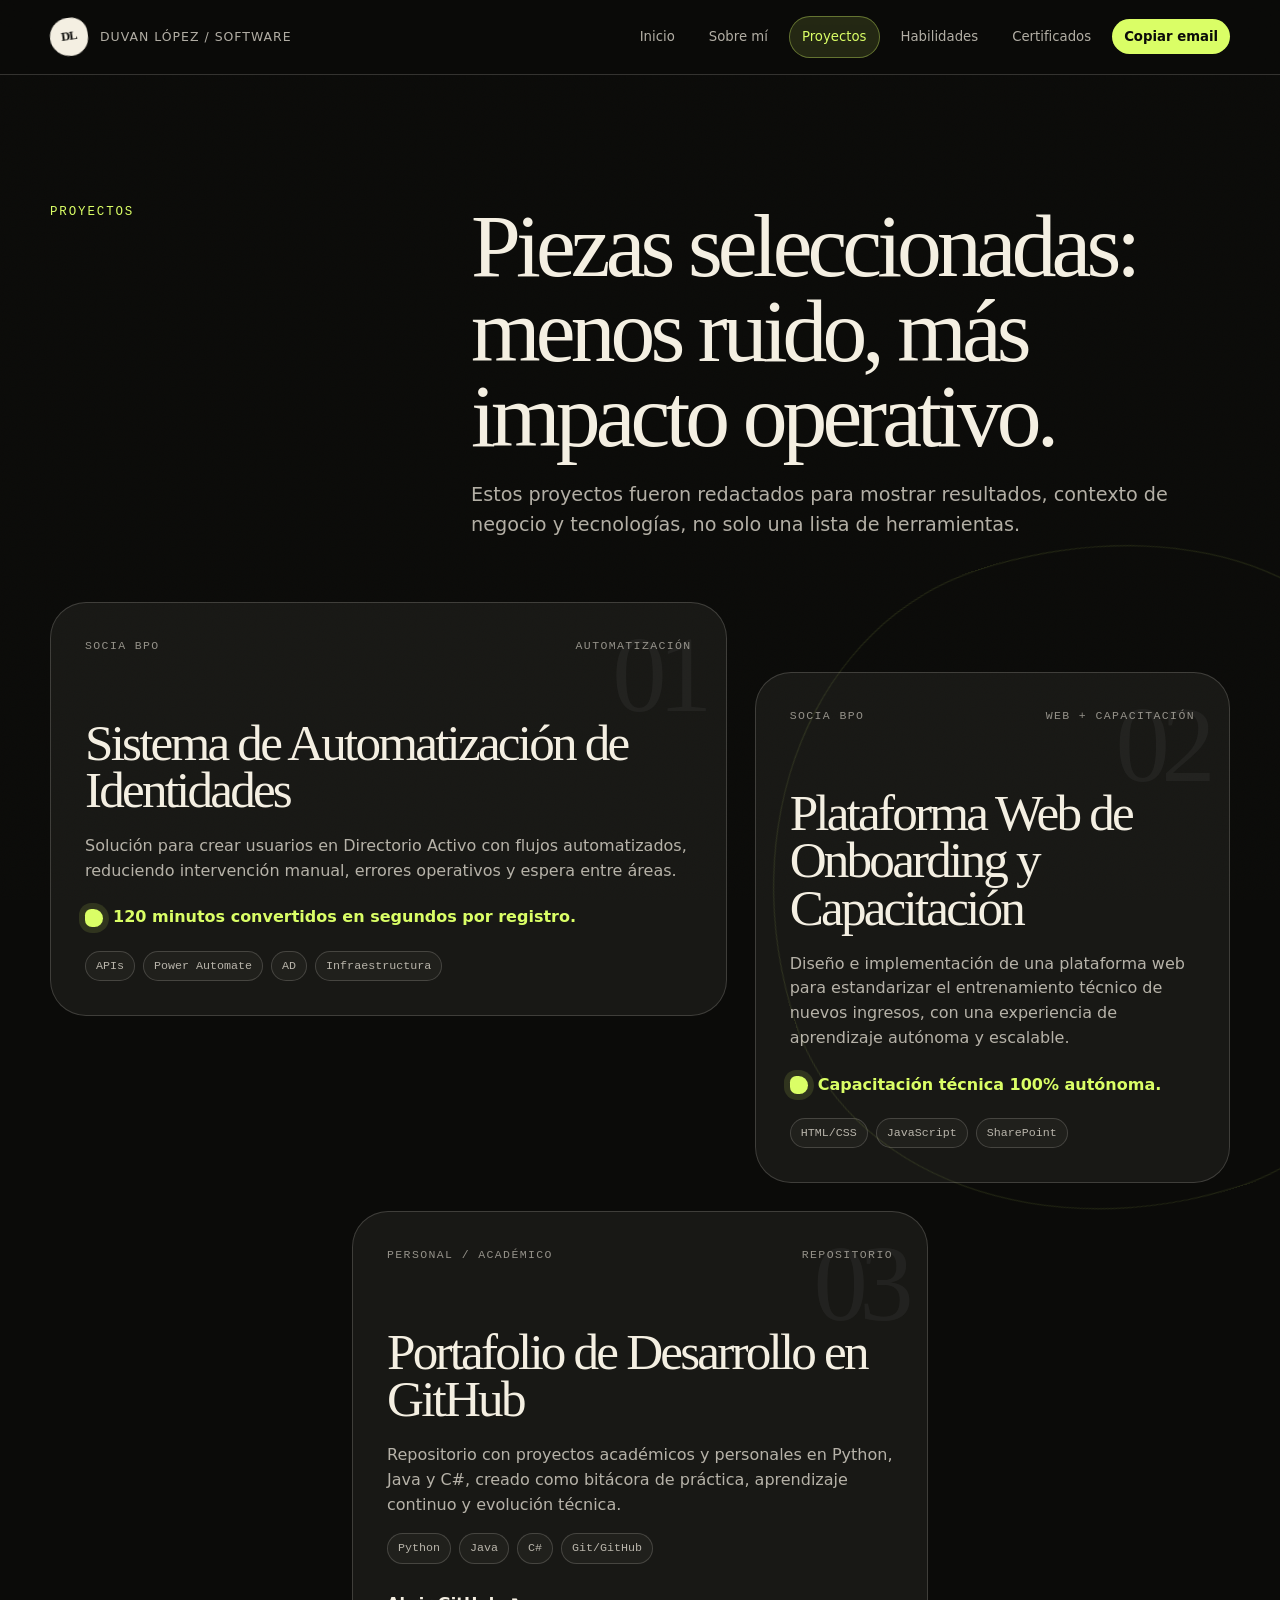
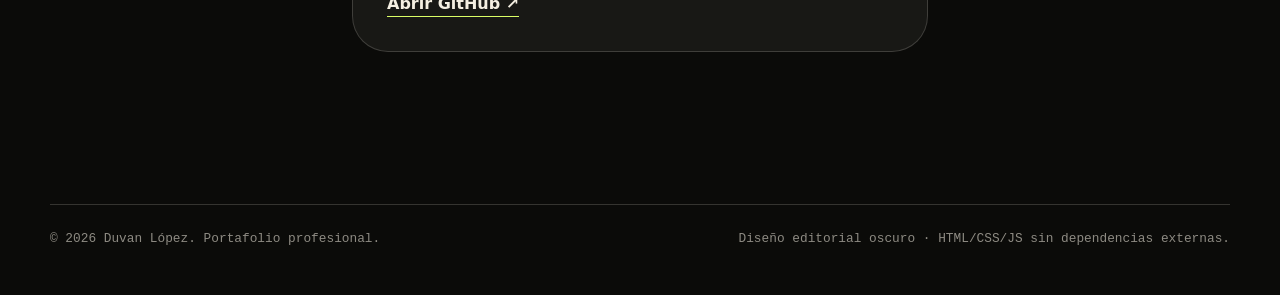
<file: proyectos.html>
<!doctype html>
<html lang="es">
<head>
  <meta charset="utf-8" />
  <meta name="viewport" content="width=device-width, initial-scale=1" />
  <meta name="description" content="Proyectos destacados de automatización, desarrollo web, onboarding, Active Directory, APIs y GitHub de Duvan López." />
  <meta name="theme-color" content="#0b0b09" />
  <title>Proyectos — Duvan López</title>
  <link rel="stylesheet" href="styles.css" />
</head>
<body data-page="proyectos">
  <a class="skip-link" href="#contenido">Saltar al contenido</a>

  <header>
    <nav class="wrap nav" aria-label="Navegación principal">
      <a class="brand" href="index.html" aria-label="Volver al inicio">
        <span class="brand-mark" aria-hidden="true">DL</span>
        <span>Duvan López / Software</span>
      </a>
      <button class="menu-toggle" type="button" aria-label="Abrir navegación" aria-expanded="false" data-menu-toggle>
        <span aria-hidden="true"></span>
      </button>
      <div class="nav-links" aria-label="Secciones">
        <a href="index.html" data-page-link="inicio">Inicio</a>
        <a href="sobre-mi.html" data-page-link="sobre-mi">Sobre mí</a>
        <a href="proyectos.html" data-page-link="proyectos">Proyectos</a>
        <a href="habilidades.html" data-page-link="habilidades">Habilidades</a>
        <a href="certificados.html" data-page-link="certificados">Certificados</a>
        <button class="mini-btn" type="button" data-copy-email>Copiar email</button>
      </div>
    </nav>
  </header>

  <main id="contenido">
    <section class="wrap" id="proyectos" aria-labelledby="proyectos-title">
          <div class="section-head reveal">
            <p class="section-kicker">Proyectos</p>
            <div>
              <h2 id="proyectos-title">Piezas seleccionadas: menos ruido, más impacto operativo.</h2>
              <p class="lead">Estos proyectos fueron redactados para mostrar resultados, contexto de negocio y tecnologías, no solo una lista de herramientas.</p>
            </div>
          </div>
          <div class="projects">
            <article class="project-card reveal" data-index="01">
              <div>
                <div class="project-meta"><span>SOCIA BPO</span><span>Automatización</span></div>
                <h3>Sistema de Automatización de Identidades</h3>
                <p>Solución para crear usuarios en Directorio Activo con flujos automatizados, reduciendo intervención manual, errores operativos y espera entre áreas.</p>
                <div class="result">120 minutos convertidos en segundos por registro.</div>
                <div class="tag-row"><span class="tag">APIs</span><span class="tag">Power Automate</span><span class="tag">AD</span><span class="tag">Infraestructura</span></div>
              </div>
            </article>

            <article class="project-card reveal" data-index="02">
              <div>
                <div class="project-meta"><span>SOCIA BPO</span><span>Web + Capacitación</span></div>
                <h3>Plataforma Web de Onboarding y Capacitación</h3>
                <p>Diseño e implementación de una plataforma web para estandarizar el entrenamiento técnico de nuevos ingresos, con una experiencia de aprendizaje autónoma y escalable.</p>
                <div class="result">Capacitación técnica 100% autónoma.</div>
                <div class="tag-row"><span class="tag">HTML/CSS</span><span class="tag">JavaScript</span><span class="tag">SharePoint</span></div>
              </div>
            </article>

            <article class="project-card reveal" data-index="03">
              <div>
                <div class="project-meta"><span>Personal / Académico</span><span>Repositorio</span></div>
                <h3>Portafolio de Desarrollo en GitHub</h3>
                <p>Repositorio con proyectos académicos y personales en Python, Java y C#, creado como bitácora de práctica, aprendizaje continuo y evolución técnica.</p>
                <div class="tag-row"><span class="tag">Python</span><span class="tag">Java</span><span class="tag">C#</span><span class="tag">Git/GitHub</span></div>
              </div>
              <a class="project-link" href="https://github.com/DuvanLope" target="_blank" rel="noreferrer">Abrir GitHub ↗</a>
            </article>
          </div>
        </section>
  </main>

<footer class="wrap">
    <div class="footer-line">
      <span>© <span id="year"></span> Duvan López. Portafolio profesional.</span>
      <span>Diseño editorial oscuro · HTML/CSS/JS sin dependencias externas.</span>
    </div>
  </footer>

  <script src="script.js"></script>
</body>
</html>
</file>
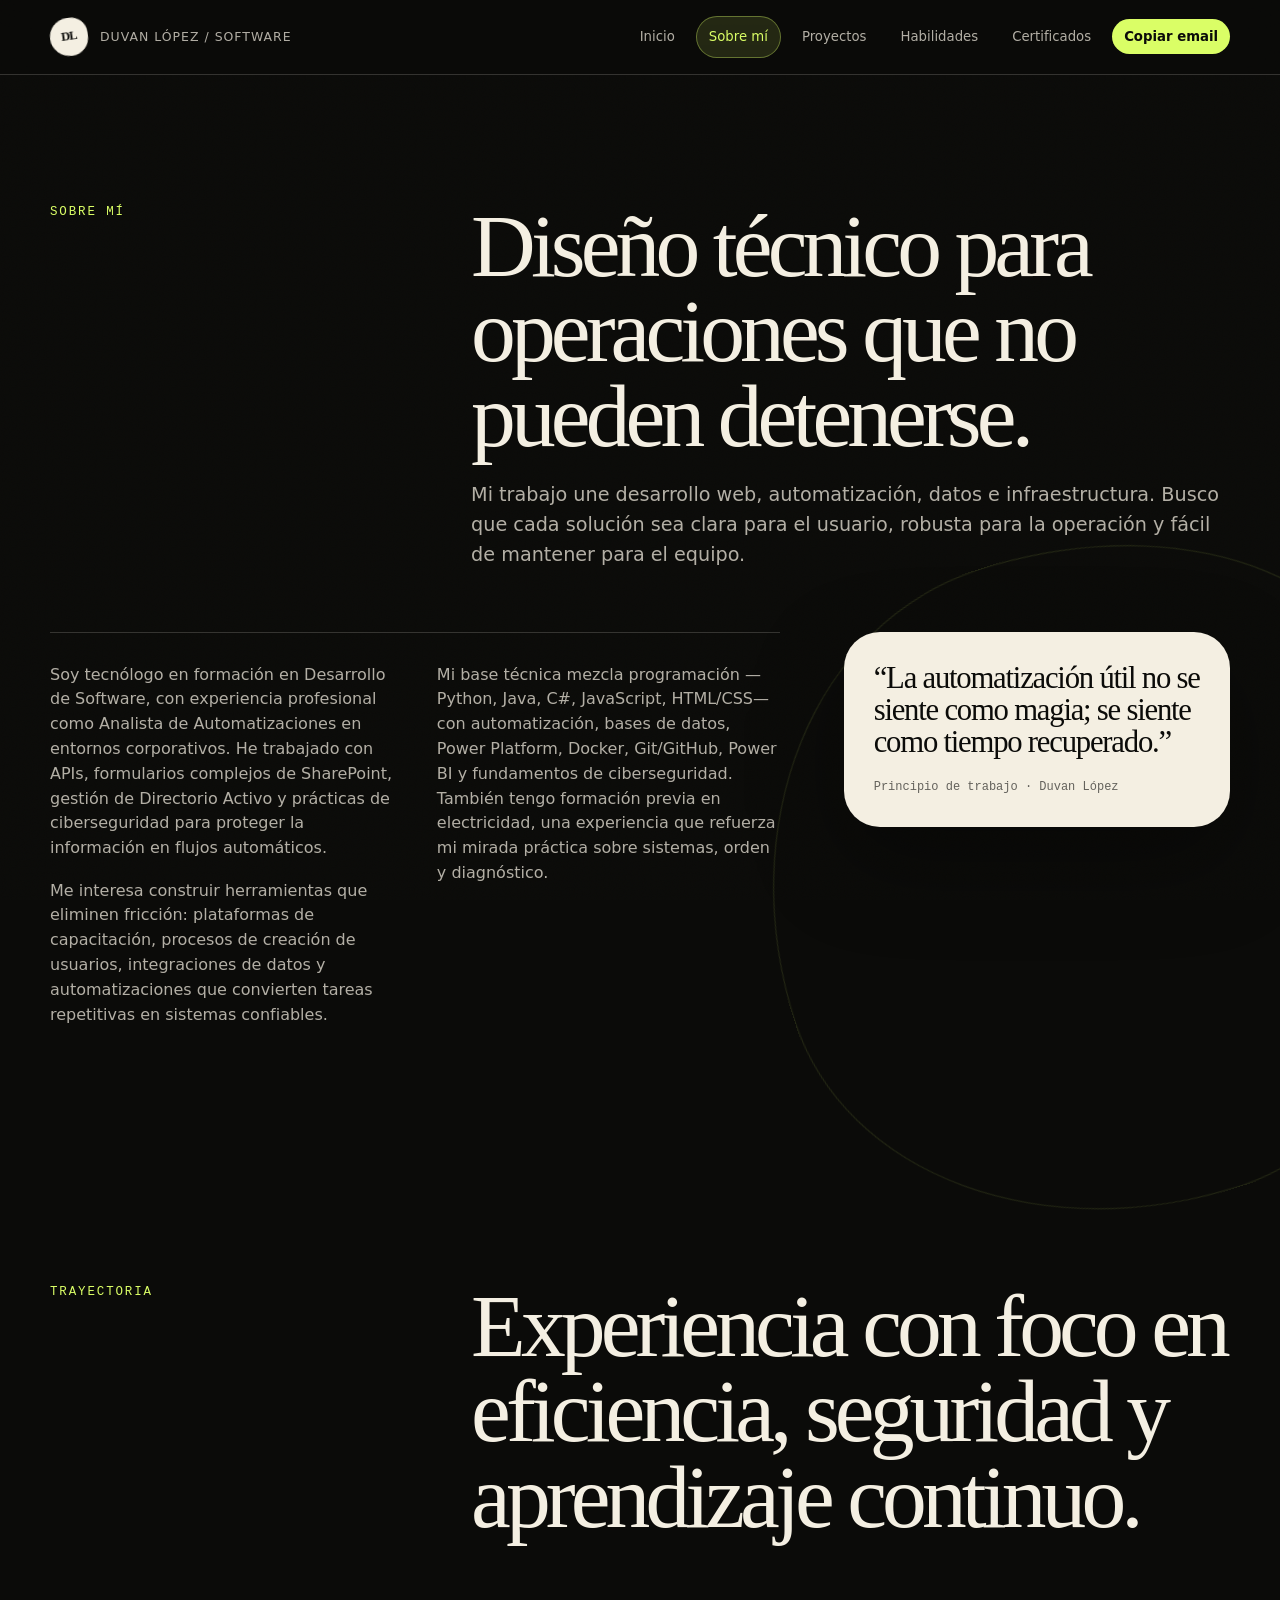
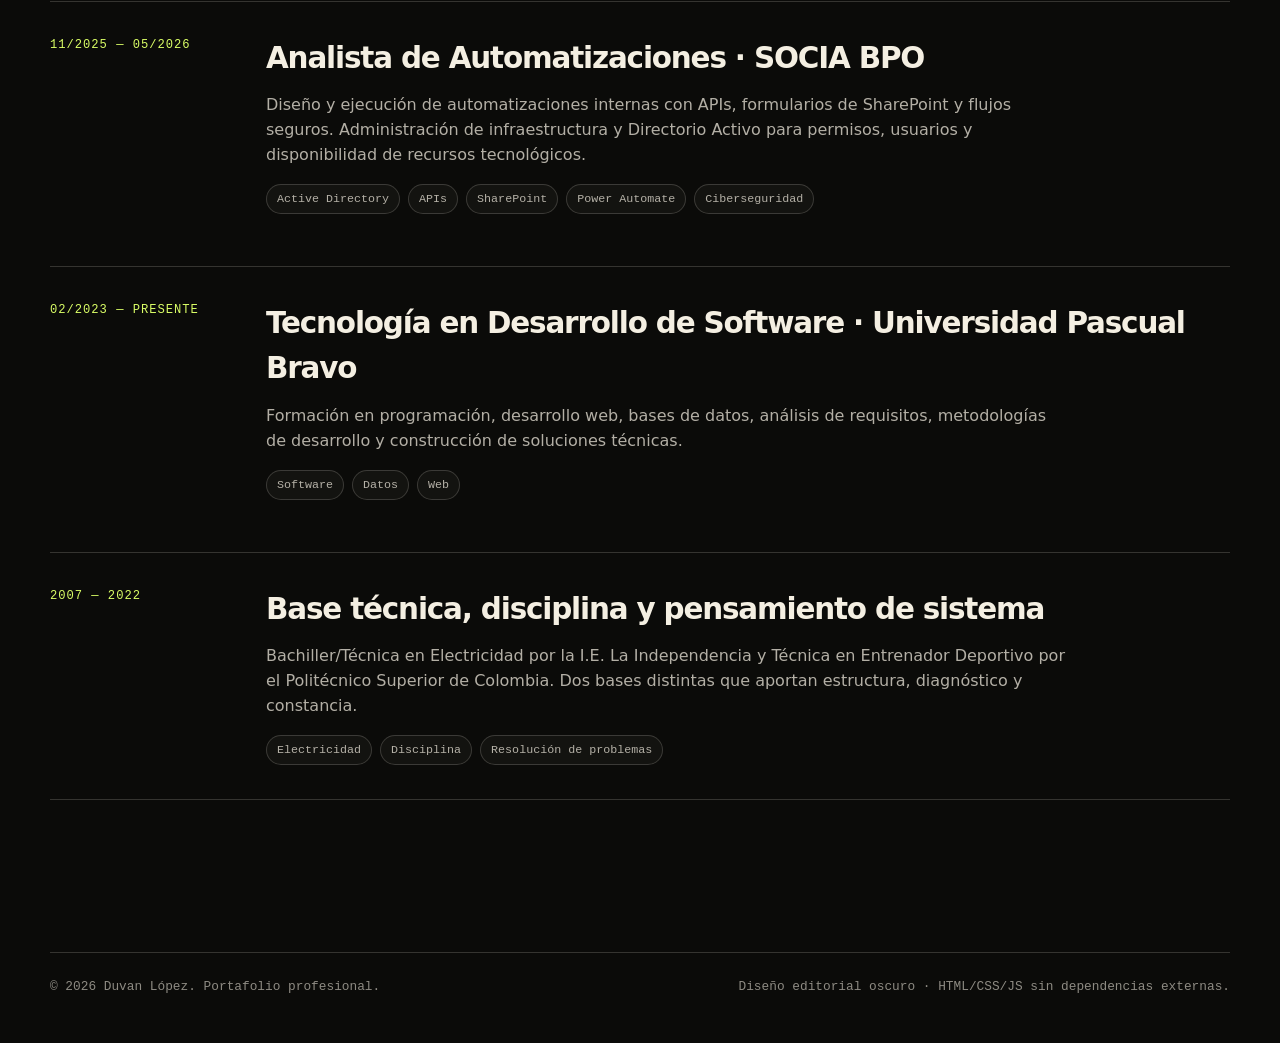
<file: sobre-mi.html>
<!doctype html>
<html lang="es">
<head>
  <meta charset="utf-8" />
  <meta name="viewport" content="width=device-width, initial-scale=1" />
  <meta name="description" content="Perfil, trayectoria y formación de Duvan López como desarrollador de software y analista de automatizaciones." />
  <meta name="theme-color" content="#0b0b09" />
  <title>Sobre mí — Duvan López</title>
  <link rel="stylesheet" href="styles.css" />
</head>
<body data-page="sobre-mi">
  <a class="skip-link" href="#contenido">Saltar al contenido</a>

  <header>
    <nav class="wrap nav" aria-label="Navegación principal">
      <a class="brand" href="index.html" aria-label="Volver al inicio">
        <span class="brand-mark" aria-hidden="true">DL</span>
        <span>Duvan López / Software</span>
      </a>
      <button class="menu-toggle" type="button" aria-label="Abrir navegación" aria-expanded="false" data-menu-toggle>
        <span aria-hidden="true"></span>
      </button>
      <div class="nav-links" aria-label="Secciones">
        <a href="index.html" data-page-link="inicio">Inicio</a>
        <a href="sobre-mi.html" data-page-link="sobre-mi">Sobre mí</a>
        <a href="proyectos.html" data-page-link="proyectos">Proyectos</a>
        <a href="habilidades.html" data-page-link="habilidades">Habilidades</a>
        <a href="certificados.html" data-page-link="certificados">Certificados</a>
        <button class="mini-btn" type="button" data-copy-email>Copiar email</button>
      </div>
    </nav>
  </header>

  <main id="contenido">
    <section class="wrap" id="sobre-mi" aria-labelledby="sobre-mi-title">
          <div class="section-head reveal">
            <p class="section-kicker">Sobre mí</p>
            <div>
              <h2 id="sobre-mi-title">Diseño técnico para operaciones que no pueden detenerse.</h2>
              <p class="lead">Mi trabajo une desarrollo web, automatización, datos e infraestructura. Busco que cada solución sea clara para el usuario, robusta para la operación y fácil de mantener para el equipo.</p>
            </div>
          </div>
          <div class="about-grid">
            <div class="essay reveal">
              <p>Soy tecnólogo en formación en Desarrollo de Software, con experiencia profesional como Analista de Automatizaciones en entornos corporativos. He trabajado con APIs, formularios complejos de SharePoint, gestión de Directorio Activo y prácticas de ciberseguridad para proteger la información en flujos automáticos.</p>
              <p>Me interesa construir herramientas que eliminen fricción: plataformas de capacitación, procesos de creación de usuarios, integraciones de datos y automatizaciones que convierten tareas repetitivas en sistemas confiables.</p>
              <p>Mi base técnica mezcla programación —Python, Java, C#, JavaScript, HTML/CSS— con automatización, bases de datos, Power Platform, Docker, Git/GitHub, Power BI y fundamentos de ciberseguridad. También tengo formación previa en electricidad, una experiencia que refuerza mi mirada práctica sobre sistemas, orden y diagnóstico.</p>
            </div>
            <aside class="quote-card reveal">
              <p>“La automatización útil no se siente como magia; se siente como tiempo recuperado.”</p>
              <small>Principio de trabajo · Duvan López</small>
            </aside>
          </div>
        </section>

    <section class="wrap" id="trayectoria" aria-labelledby="trayectoria-title">
          <div class="section-head reveal">
            <p class="section-kicker">Trayectoria</p>
            <div>
              <h2 id="trayectoria-title">Experiencia con foco en eficiencia, seguridad y aprendizaje continuo.</h2>
            </div>
          </div>
          <div class="timeline reveal">
            <article class="time-item">
              <div class="time-date">11/2025 — 05/2026</div>
              <div class="time-body">
                <h3>Analista de Automatizaciones · SOCIA BPO</h3>
                <p>Diseño y ejecución de automatizaciones internas con APIs, formularios de SharePoint y flujos seguros. Administración de infraestructura y Directorio Activo para permisos, usuarios y disponibilidad de recursos tecnológicos.</p>
                <div class="tag-row" aria-label="Tecnologías asociadas">
                  <span class="tag">Active Directory</span>
                  <span class="tag">APIs</span>
                  <span class="tag">SharePoint</span>
                  <span class="tag">Power Automate</span>
                  <span class="tag">Ciberseguridad</span>
                </div>
              </div>
            </article>
            <article class="time-item">
              <div class="time-date">02/2023 — Presente</div>
              <div class="time-body">
                <h3>Tecnología en Desarrollo de Software · Universidad Pascual Bravo</h3>
                <p>Formación en programación, desarrollo web, bases de datos, análisis de requisitos, metodologías de desarrollo y construcción de soluciones técnicas.</p>
                <div class="tag-row"><span class="tag">Software</span><span class="tag">Datos</span><span class="tag">Web</span></div>
              </div>
            </article>
            <article class="time-item">
              <div class="time-date">2007 — 2022</div>
              <div class="time-body">
                <h3>Base técnica, disciplina y pensamiento de sistema</h3>
                <p>Bachiller/Técnica en Electricidad por la I.E. La Independencia y Técnica en Entrenador Deportivo por el Politécnico Superior de Colombia. Dos bases distintas que aportan estructura, diagnóstico y constancia.</p>
                <div class="tag-row"><span class="tag">Electricidad</span><span class="tag">Disciplina</span><span class="tag">Resolución de problemas</span></div>
              </div>
            </article>
          </div>
        </section>
  </main>

<footer class="wrap">
    <div class="footer-line">
      <span>© <span id="year"></span> Duvan López. Portafolio profesional.</span>
      <span>Diseño editorial oscuro · HTML/CSS/JS sin dependencias externas.</span>
    </div>
  </footer>

  <script src="script.js"></script>
</body>
</html>
</file>
<file: styles.css>
:root {
      --ink: #0b0b09;
      --paper: #f4efe2;
      --paper-soft: #e7ddca;
      --mist: rgba(244, 239, 226, .72);
      --muted: rgba(244, 239, 226, .56);
      --line: rgba(244, 239, 226, .18);
      --blue: #2375b8;
      --acid: #dafe66;
      --rust: #b86c44;
      --card: rgba(244, 239, 226, .055);
      --max: 1180px;
      --radius-xl: 36px;
      --radius: 22px;
      --shadow: 0 34px 90px rgba(0,0,0,.34);
      --serif: Georgia, "Times New Roman", Times, serif;
      --sans: Inter, ui-sans-serif, system-ui, -apple-system, BlinkMacSystemFont, "Segoe UI", sans-serif;
      --mono: "SFMono-Regular", Consolas, "Liberation Mono", Menlo, monospace;
    }

    * { box-sizing: border-box; }
    html { scroll-behavior: smooth; }
    body {
      margin: 0;
      background: var(--ink);
      color: var(--paper);
      font-family: var(--sans);
      line-height: 1.55;
      overflow-x: hidden;
      text-rendering: optimizeLegibility;
    }

    body::before {
      content: "";
      position: fixed;
      inset: 0;
      pointer-events: none;
      z-index: -2;
      opacity: .16;
      background-image:
        url("data:image/svg+xml,%3Csvg xmlns='http://www.w3.org/2000/svg' width='160' height='160' viewBox='0 0 160 160'%3E%3Cfilter id='n'%3E%3CfeTurbulence type='fractalNoise' baseFrequency='.86' numOctaves='2' stitchTiles='stitch'/%3E%3C/filter%3E%3Crect width='160' height='160' filter='url(%23n)' opacity='.72'/%3E%3C/svg%3E");
      mix-blend-mode: soft-light;
    }

    body::after {
      content: "";
      position: fixed;
      inset: auto -12vw -35vh auto;
      width: 52vw;
      height: 52vw;
      border: 1px solid rgba(218, 254, 102, .12);
      border-radius: 47% 53% 44% 56% / 56% 37% 63% 44%;
      transform: rotate(-18deg);
      pointer-events: none;
      z-index: -1;
    }

    a { color: inherit; text-decoration: none; }
    a:focus-visible, button:focus-visible {
      outline: 2px solid var(--acid);
      outline-offset: 4px;
    }

    .wrap { width: min(var(--max), calc(100% - 36px)); margin-inline: auto; }

    .skip-link {
      position: absolute;
      left: -999px;
      top: 12px;
      background: var(--acid);
      color: var(--ink);
      padding: 12px 16px;
      z-index: 20;
      border-radius: 999px;
      font-weight: 800;
    }
    .skip-link:focus { left: 14px; }

    header {
      position: sticky;
      top: 0;
      z-index: 10;
      backdrop-filter: blur(18px);
      background: rgba(11, 11, 9, .72);
      border-bottom: 1px solid var(--line);
    }

    .nav {
      display: flex;
      align-items: center;
      justify-content: space-between;
      gap: 18px;
      min-height: 74px;
    }

    .brand {
      display: inline-flex;
      align-items: center;
      gap: 12px;
      letter-spacing: .08em;
      text-transform: uppercase;
      font-size: .78rem;
      color: var(--mist);
    }
    .brand-mark {
      width: 38px;
      height: 38px;
      display: grid;
      place-items: center;
      color: var(--ink);
      background: var(--paper);
      border-radius: 50% 44% 48% 52%;
      font-family: var(--serif);
      font-weight: 800;
      letter-spacing: -.08em;
      transform: rotate(-8deg);
    }

    .nav-links {
      display: flex;
      align-items: center;
      gap: 8px;
      flex-wrap: wrap;
      justify-content: flex-end;
    }
    .nav-links a,
    .mini-btn {
      border: 1px solid transparent;
      color: var(--mist);
      font-size: .83rem;
      padding: 10px 12px;
      border-radius: 999px;
      transition: background .25s ease, color .25s ease, border-color .25s ease, transform .25s ease;
    }
    .nav-links a.active,
    .nav-links a[aria-current="page"] {
      background: rgba(218, 254, 102, .12);
      border-color: rgba(218, 254, 102, .36);
      color: var(--acid);
    }
    .nav-links a:hover,
    .mini-btn:hover {
      background: rgba(244,239,226,.08);
      border-color: var(--line);
      color: var(--paper);
      transform: translateY(-1px);
    }
    .mini-btn {
      background: var(--acid);
      color: var(--ink);
      font-weight: 800;
      border: 0;
      cursor: pointer;
      font-family: inherit;
    }
    .menu-toggle {
      display: none;
      width: 44px;
      height: 44px;
      place-items: center;
      border: 1px solid var(--line);
      border-radius: 50%;
      background: rgba(244,239,226,.06);
      color: var(--paper);
      cursor: pointer;
    }
    .menu-toggle span,
    .menu-toggle span::before,
    .menu-toggle span::after {
      display: block;
      width: 18px;
      height: 2px;
      background: currentColor;
      border-radius: 999px;
      transition: transform .24s ease, opacity .24s ease;
    }
    .menu-toggle span { position: relative; }
    .menu-toggle span::before,
    .menu-toggle span::after {
      content: "";
      position: absolute;
      left: 0;
    }
    .menu-toggle span::before { top: -6px; }
    .menu-toggle span::after { top: 6px; }
    body.menu-open .menu-toggle span { background: transparent; }
    body.menu-open .menu-toggle span::before { transform: translateY(6px) rotate(45deg); }
    body.menu-open .menu-toggle span::after { transform: translateY(-6px) rotate(-45deg); }

    main { isolation: isolate; }
    .hero {
      min-height: calc(100svh - 74px);
      padding: clamp(58px, 8vw, 116px) 0 72px;
      display: grid;
      align-items: end;
      position: relative;
    }

    .hero-grid {
      display: grid;
      grid-template-columns: minmax(0, 1.08fr) minmax(300px, .72fr);
      gap: clamp(28px, 5vw, 72px);
      align-items: end;
    }

    .eyebrow {
      margin: 0 0 20px;
      display: inline-flex;
      align-items: center;
      gap: 10px;
      color: var(--muted);
      font-size: .82rem;
      letter-spacing: .16em;
      text-transform: uppercase;
    }
    .eyebrow::before {
      content: "";
      width: 34px;
      height: 2px;
      background: var(--acid);
      transform: rotate(-6deg);
    }

    h1 {
      margin: 0;
      max-width: 900px;
      font-family: var(--serif);
      font-weight: 500;
      letter-spacing: -.075em;
      line-height: .86;
      font-size: clamp(4.2rem, 13vw, 12.5rem);
    }
    .surname {
      display: inline-block;
      margin-left: clamp(14px, 6vw, 90px);
      color: var(--paper-soft);
    }

    .role-line {
      margin: 26px 0 0;
      max-width: 720px;
      color: var(--mist);
      font-size: clamp(1.02rem, 1.8vw, 1.42rem);
    }
    .role-line strong { color: var(--paper); font-weight: 700; }

    .hero-actions {
      display: flex;
      align-items: center;
      gap: 12px;
      flex-wrap: wrap;
      margin-top: 30px;
    }
    .button {
      display: inline-flex;
      align-items: center;
      justify-content: center;
      gap: 10px;
      min-height: 48px;
      padding: 13px 18px;
      border-radius: 999px;
      font-size: .92rem;
      font-weight: 850;
      border: 1px solid var(--line);
      color: var(--paper);
      background: rgba(244,239,226,.06);
      box-shadow: none;
      transition: transform .25s ease, background .25s ease, border-color .25s ease;
    }
    .button:hover { transform: translateY(-2px); border-color: rgba(244,239,226,.34); background: rgba(244,239,226,.1); }
    .button.primary { background: var(--acid); border-color: var(--acid); color: var(--ink); }
    .button.primary:hover { background: var(--paper); border-color: var(--paper); }

    .portrait-card {
      position: relative;
      margin-inline: auto 0;
      width: min(390px, 100%);
    }
    .portrait-frame {
      position: relative;
      overflow: hidden;
      min-height: 512px;
      border-radius: 46% 54% 38% 62% / 48% 39% 61% 52%;
      background: rgba(244,239,226,.09);
      box-shadow: var(--shadow);
      transform: rotate(2.5deg);
      border: 1px solid rgba(244,239,226,.14);
    }
    .portrait-frame img {
      display: block;
      width: 100%;
      height: 100%;
      min-height: 512px;
      object-fit: cover;
      filter: saturate(.82) contrast(1.05) brightness(.94);
      transform: scale(1.025) rotate(-2.5deg);
    }
    .portrait-frame::after {
      content: "";
      position: absolute;
      inset: 0;
      border-radius: inherit;
      box-shadow: inset 0 0 0 12px rgba(11,11,9,.18);
      pointer-events: none;
    }
    .portrait-note {
      position: absolute;
      right: -18px;
      bottom: 42px;
      width: 205px;
      padding: 16px;
      background: var(--paper);
      color: var(--ink);
      border-radius: 18px 18px 18px 4px;
      box-shadow: 0 20px 52px rgba(0,0,0,.26);
      transform: rotate(-6deg);
      font-size: .82rem;
      font-weight: 700;
    }
    .portrait-note span {
      display: block;
      margin-top: 6px;
      color: rgba(11,11,9,.58);
      font-family: var(--mono);
      font-weight: 600;
      font-size: .7rem;
    }

    .metrics {
      margin-top: clamp(44px, 7vw, 96px);
      display: grid;
      grid-template-columns: repeat(3, minmax(0, 1fr));
      gap: 1px;
      border: 1px solid var(--line);
      background: var(--line);
      transform: rotate(-.35deg);
    }
    .metric {
      background: rgba(11,11,9,.86);
      padding: clamp(20px, 3vw, 34px);
      min-height: 156px;
      position: relative;
      overflow: hidden;
    }
    .metric:nth-child(2) { transform: translateY(18px); }
    .metric b {
      display: block;
      font-family: var(--serif);
      font-size: clamp(2.8rem, 7vw, 6.5rem);
      line-height: .86;
      font-weight: 500;
      letter-spacing: -.06em;
      color: var(--paper);
    }
    .metric small {
      display: block;
      margin-top: 14px;
      color: var(--muted);
      max-width: 260px;
    }
    .metric em {
      position: absolute;
      top: 16px;
      right: 16px;
      color: var(--acid);
      font-style: normal;
      font-family: var(--mono);
      font-size: .72rem;
    }

    section { padding: clamp(70px, 10vw, 134px) 0; }
    .section-head {
      display: grid;
      grid-template-columns: minmax(160px, .32fr) minmax(0, .68fr);
      gap: clamp(24px, 5vw, 64px);
      align-items: start;
      margin-bottom: clamp(30px, 5vw, 62px);
    }
    .section-kicker {
      margin: 0;
      color: var(--acid);
      font-family: var(--mono);
      font-size: .78rem;
      letter-spacing: .15em;
      text-transform: uppercase;
    }
    h2 {
      margin: 0;
      font-family: var(--serif);
      font-weight: 500;
      letter-spacing: -.055em;
      line-height: .95;
      font-size: clamp(2.8rem, 7vw, 7.4rem);
    }
    .lead {
      margin: 22px 0 0;
      max-width: 800px;
      color: var(--mist);
      font-size: clamp(1rem, 1.5vw, 1.2rem);
    }

    .about-grid {
      display: grid;
      grid-template-columns: minmax(0, .85fr) minmax(280px, .45fr);
      gap: clamp(24px, 5vw, 64px);
      align-items: start;
    }
    .essay {
      border-top: 1px solid var(--line);
      padding-top: 30px;
      columns: 2 280px;
      column-gap: 44px;
      color: var(--mist);
      font-size: 1rem;
    }
    .essay p { margin: 0 0 1.1em; break-inside: avoid; }
    .quote-card {
      position: sticky;
      top: 110px;
      background: var(--paper);
      color: var(--ink);
      border-radius: var(--radius-xl);
      padding: 30px;
      transform: rotate(1.8deg);
      box-shadow: var(--shadow);
    }
    .quote-card p {
      margin: 0;
      font-family: var(--serif);
      font-size: clamp(1.45rem, 2.4vw, 2.1rem);
      line-height: 1.05;
      letter-spacing: -.04em;
    }
    .quote-card small {
      display: block;
      margin-top: 20px;
      color: rgba(11,11,9,.62);
      font-family: var(--mono);
      font-size: .75rem;
    }

    .timeline {
      display: grid;
      gap: 18px;
    }
    .time-item {
      display: grid;
      grid-template-columns: 168px minmax(0, 1fr);
      gap: clamp(18px, 4vw, 48px);
      padding: clamp(20px, 3vw, 34px) 0;
      border-top: 1px solid var(--line);
    }
    .time-item:last-child { border-bottom: 1px solid var(--line); }
    .time-date {
      font-family: var(--mono);
      font-size: .76rem;
      color: var(--acid);
      letter-spacing: .08em;
      text-transform: uppercase;
    }
    .time-body h3 {
      margin: 0;
      font-size: clamp(1.25rem, 2.3vw, 2.2rem);
      letter-spacing: -.04em;
    }
    .time-body p { margin: 12px 0 0; color: var(--mist); max-width: 800px; }
    .tag-row { display: flex; gap: 8px; flex-wrap: wrap; margin-top: 16px; }
    .tag {
      display: inline-flex;
      align-items: center;
      min-height: 28px;
      padding: 5px 10px;
      border: 1px solid rgba(244,239,226,.18);
      border-radius: 999px;
      color: var(--mist);
      font-size: .73rem;
      font-family: var(--mono);
      background: rgba(244,239,226,.035);
    }

    .projects {
      display: grid;
      grid-template-columns: repeat(12, 1fr);
      gap: clamp(16px, 2.3vw, 28px);
      align-items: start;
    }
    .project-card {
      position: relative;
      min-height: 390px;
      display: flex;
      flex-direction: column;
      justify-content: space-between;
      border: 1px solid var(--line);
      border-radius: var(--radius-xl);
      padding: clamp(22px, 3vw, 34px);
      background: var(--card);
      overflow: hidden;
      transition: transform .28s ease, border-color .28s ease, background .28s ease;
    }
    .project-card:hover { transform: translateY(-8px) rotate(0deg); border-color: rgba(218,254,102,.44); background: rgba(244,239,226,.075); }
    .project-card:nth-child(1) { grid-column: span 7; transform: rotate(-1.2deg); }
    .project-card:nth-child(2) { grid-column: span 5; margin-top: 70px; transform: rotate(1.1deg); }
    .project-card:nth-child(3) { grid-column: 4 / span 6; transform: rotate(-.65deg); }
    .project-card::before {
      content: attr(data-index);
      position: absolute;
      right: 22px;
      top: 18px;
      font-family: var(--serif);
      font-size: 6.8rem;
      line-height: 1;
      color: rgba(244,239,226,.05);
      letter-spacing: -.08em;
    }
    .project-meta {
      display: flex;
      align-items: center;
      justify-content: space-between;
      gap: 18px;
      color: var(--muted);
      font-family: var(--mono);
      font-size: .72rem;
      text-transform: uppercase;
      letter-spacing: .12em;
    }
    .project-card h3 {
      margin: clamp(44px, 5vw, 70px) 0 0;
      max-width: 620px;
      font-family: var(--serif);
      font-size: clamp(2rem, 4vw, 4.2rem);
      line-height: .93;
      letter-spacing: -.055em;
      font-weight: 500;
    }
    .project-card p {
      margin: 20px 0 0;
      max-width: 680px;
      color: var(--mist);
    }
    .project-card .result {
      display: inline-flex;
      align-items: center;
      gap: 10px;
      margin-top: 22px;
      color: var(--acid);
      font-weight: 800;
    }
    .project-card .result::before {
      content: "";
      width: 18px;
      height: 18px;
      border-radius: 40% 60% 55% 45%;
      background: var(--acid);
      box-shadow: 0 0 0 6px rgba(218,254,102,.12);
    }
    .project-link {
      align-self: flex-start;
      margin-top: 28px;
      color: var(--paper);
      border-bottom: 1px solid var(--acid);
      font-weight: 850;
    }
    .project-link:hover { color: var(--acid); }

    .stack-board {
      display: grid;
      grid-template-columns: repeat(4, minmax(0, 1fr));
      gap: 1px;
      border: 1px solid var(--line);
      background: var(--line);
    }
    .stack-card {
      min-height: 240px;
      padding: clamp(18px, 2.5vw, 28px);
      background: rgba(11,11,9,.86);
    }
    .stack-card:nth-child(2n) { background: rgba(244,239,226,.055); }
    .stack-card h3 {
      margin: 0 0 18px;
      font-size: .85rem;
      letter-spacing: .14em;
      text-transform: uppercase;
      color: var(--acid);
      font-family: var(--mono);
    }
    .stack-card ul {
      list-style: none;
      margin: 0;
      padding: 0;
      display: grid;
      gap: 11px;
      color: var(--mist);
    }
    .stack-card li::before { content: "✶"; color: var(--blue); margin-right: 8px; }

    .skill-strip {
      display: grid;
      grid-template-columns: repeat(3, minmax(0, 1fr));
      gap: 1px;
      margin-top: 1px;
      border: 1px solid var(--line);
      border-top: 0;
      background: var(--line);
    }
    .skill-pill {
      min-height: 116px;
      padding: 22px;
      background: rgba(244,239,226,.045);
    }
    .skill-pill b {
      display: block;
      color: var(--paper);
      font-size: clamp(1.15rem, 2vw, 1.7rem);
      letter-spacing: -.03em;
    }
    .skill-pill span {
      display: block;
      margin-top: 8px;
      color: var(--muted);
      font-size: .9rem;
    }

    .cert-grid {
      display: grid;
      grid-template-columns: repeat(3, minmax(0, 1fr));
      gap: clamp(16px, 2.3vw, 28px);
    }
    .cert-card {
      min-height: 260px;
      display: flex;
      flex-direction: column;
      justify-content: space-between;
      gap: 28px;
      padding: clamp(22px, 3vw, 30px);
      border: 1px solid var(--line);
      border-radius: var(--radius);
      background: rgba(244,239,226,.05);
      transition: transform .28s ease, border-color .28s ease, background .28s ease;
    }
    .cert-card:hover {
      transform: translateY(-8px);
      border-color: rgba(35, 117, 184, .58);
      background: rgba(35, 117, 184, .13);
    }
    .cert-badge {
      width: 54px;
      height: 54px;
      display: grid;
      place-items: center;
      border: 1px solid rgba(218,254,102,.4);
      border-radius: 50%;
      color: var(--acid);
      font-family: var(--mono);
      font-weight: 800;
    }
    .cert-card h3 {
      margin: 0;
      font-size: clamp(1.35rem, 2.4vw, 2.25rem);
      line-height: 1;
      letter-spacing: -.04em;
    }
    .cert-card p {
      margin: 12px 0 0;
      color: var(--mist);
    }
    .cert-card small {
      color: var(--muted);
      font-family: var(--mono);
      font-size: .74rem;
      letter-spacing: .08em;
      text-transform: uppercase;
    }

    .contact-panel {
      display: grid;
      grid-template-columns: minmax(0, .9fr) minmax(280px, .44fr);
      gap: clamp(24px, 4vw, 54px);
      align-items: stretch;
      border-top: 1px solid var(--line);
      border-bottom: 1px solid var(--line);
      padding: clamp(28px, 5vw, 54px) 0;
    }
    .contact-panel h2 { font-size: clamp(3rem, 8vw, 8.2rem); }
    .contact-copy { color: var(--mist); max-width: 720px; margin: 22px 0 0; }
    .contact-list {
      display: grid;
      gap: 12px;
      align-content: center;
    }
    .contact-item {
      display: flex;
      justify-content: space-between;
      align-items: center;
      gap: 16px;
      padding: 15px 0;
      border-bottom: 1px solid var(--line);
      color: var(--mist);
      font-size: .95rem;
    }
    .contact-item span:first-child {
      color: var(--acid);
      font-family: var(--mono);
      font-size: .72rem;
      text-transform: uppercase;
      letter-spacing: .12em;
    }
    .contact-item a { color: var(--paper); font-weight: 800; text-align: right; overflow-wrap: anywhere; }
    .contact-item a:hover { color: var(--acid); }

    footer {
      padding: 24px 0 46px;
      color: var(--muted);
      font-size: .8rem;
      font-family: var(--mono);
    }
    .footer-line {
      display: flex;
      justify-content: space-between;
      gap: 14px;
      flex-wrap: wrap;
      border-top: 1px solid var(--line);
      padding-top: 24px;
    }

    .reveal {
      opacity: 0;
      transform: translateY(24px);
      transition: opacity .7s ease, transform .7s ease;
    }
    .reveal.visible { opacity: 1; transform: translateY(0); }

    @media (max-width: 920px) {
      .nav { align-items: flex-start; flex-direction: column; padding: 16px 0; }
      .hero-grid, .about-grid, .contact-panel { grid-template-columns: 1fr; }
      .portrait-card { margin-inline: 0 auto; }
      .metrics { grid-template-columns: 1fr; transform: none; }
      .metric:nth-child(2) { transform: none; }
      .section-head { grid-template-columns: 1fr; }
      .project-card:nth-child(n) { grid-column: 1 / -1; margin-top: 0; transform: none; }
      .stack-board { grid-template-columns: repeat(2, minmax(0, 1fr)); }
      .skill-strip, .cert-grid { grid-template-columns: 1fr; }
      .quote-card { position: relative; top: auto; transform: none; }
    }

    @media (max-width: 640px) {
      .wrap { width: min(100% - 24px, var(--max)); }
      .nav { align-items: stretch; }
      .brand { max-width: calc(100% - 56px); }
      .menu-toggle {
        display: grid;
        position: absolute;
        right: 12px;
        top: 15px;
      }
      .nav-links {
        display: grid;
        width: 100%;
        max-height: 0;
        overflow: hidden;
        opacity: 0;
        transform: translateY(-8px);
        transition: max-height .28s ease, opacity .28s ease, transform .28s ease;
      }
      body.menu-open .nav-links {
        max-height: 440px;
        opacity: 1;
        transform: translateY(0);
      }
      .nav-links a,
      .mini-btn {
        width: 100%;
        justify-content: center;
      }
      .hero { padding-top: 46px; }
      .surname { margin-left: 0; }
      .portrait-frame, .portrait-frame img { min-height: 380px; }
      .portrait-note { position: relative; inset: auto; margin-top: 12px; width: auto; transform: rotate(-2deg); }
      .time-item { grid-template-columns: 1fr; }
      .stack-board { grid-template-columns: 1fr; }
      .skill-pill, .cert-card { min-height: auto; }
      .contact-item { display: grid; gap: 6px; }
      .contact-item a { text-align: left; }
    }

    @media (prefers-reduced-motion: reduce) {
      *, *::before, *::after { scroll-behavior: auto !important; transition: none !important; animation: none !important; }
      .reveal { opacity: 1; transform: none; }
    }
</file>
